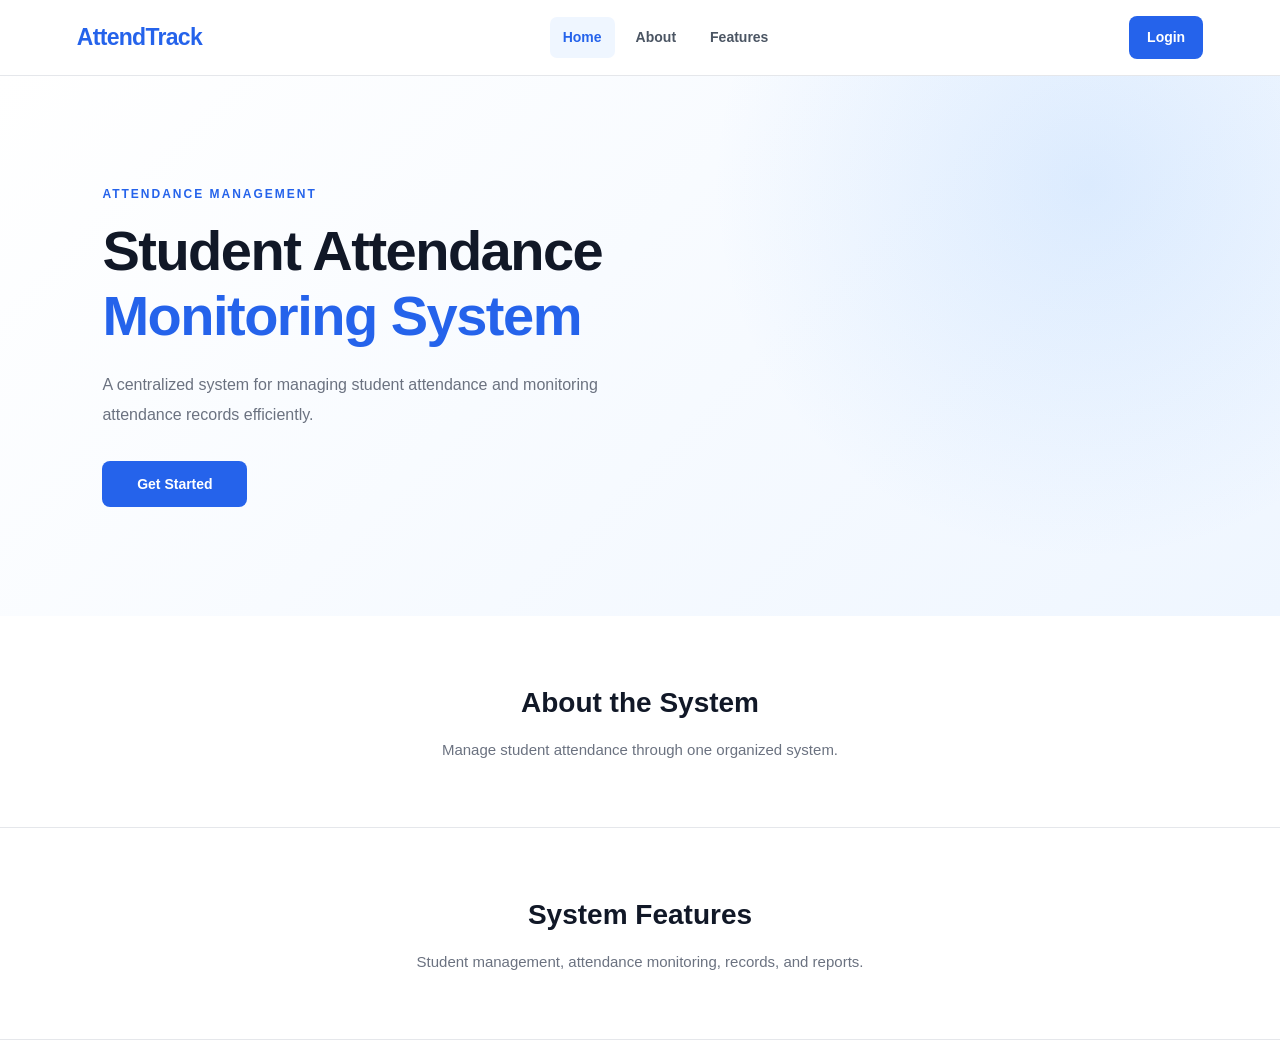
<file: index.html>
<!DOCTYPE html>
<html lang="en">
<head>
    <meta charset="UTF-8">
    <meta name="viewport" content="width=device-width, initial-scale=1.0">
    <title>Student Attendance Monitoring System</title>
    <link rel="stylesheet" href="style.css">
</head>
<body>
    <header class="navbar">
        <a href="index.html" class="logo">AttendTrack</a>
        <nav class="nav-links">
            <a href="index.html" class="active">Home</a>
            <a href="#about">About</a>
            <a href="#features">Features</a>
        </nav>
        <a href="login.html" class="nav-button">Login</a>
    </header>

    <main class="hero">
        <div class="hero-content">
            <p class="tagline">ATTENDANCE MANAGEMENT</p>
            <h1>Student Attendance<br><span>Monitoring System</span></h1>
            <p class="description">
                A centralized system for managing student attendance
                and monitoring attendance records efficiently.
            </p>
            <a href="login.html" class="primary-button">Get Started</a>
        </div>
    </main>

    <section id="about" class="content-section">
        <h2>About the System</h2>
        <p>Manage student attendance through one organized system.</p>
    </section>

    <section id="features" class="content-section">
        <h2>System Features</h2>
        <p>Student management, attendance monitoring, records, and reports.</p>
    </section>
</body>
</html>
</file>
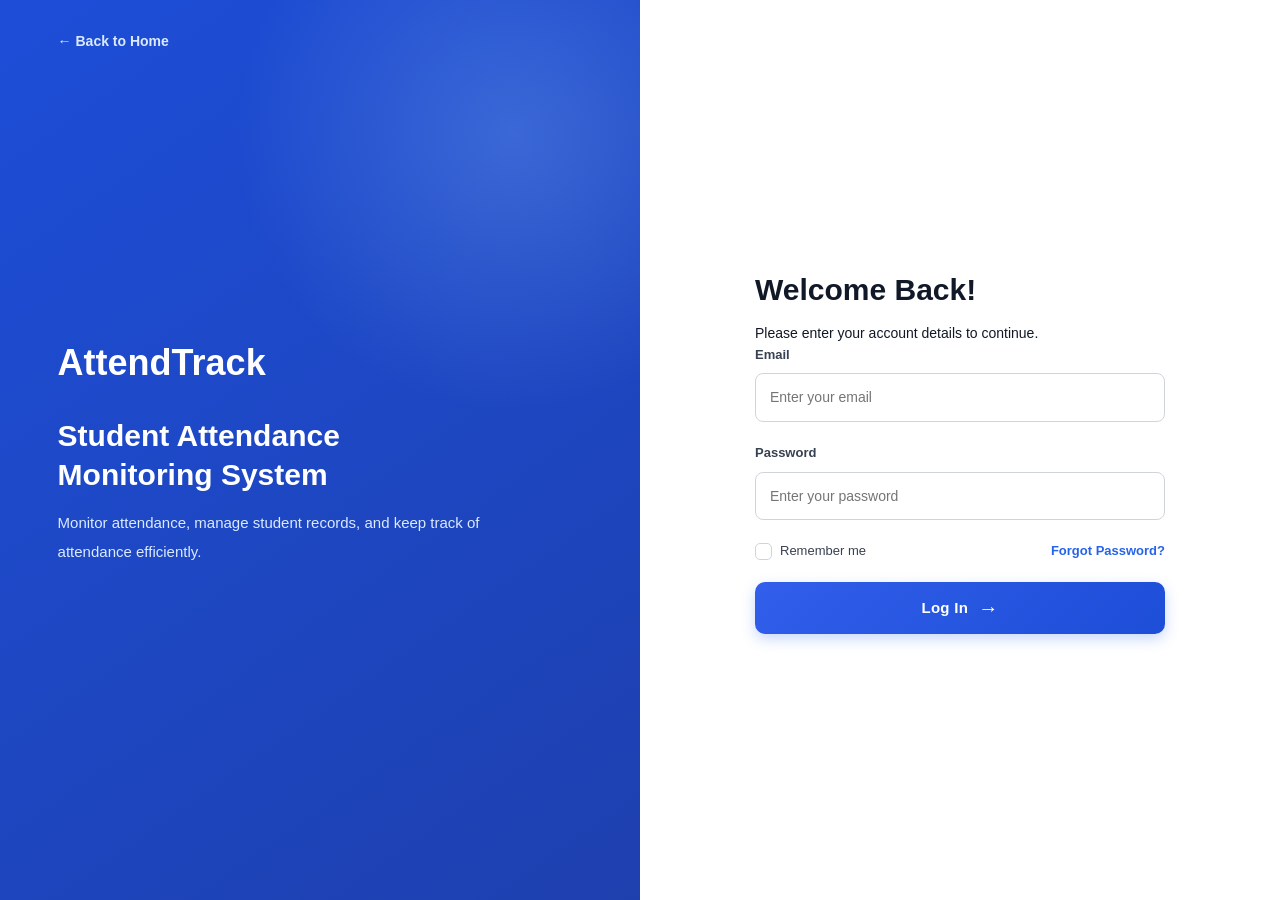
<file: academic-years.html>
<!doctype html><html lang="en"><head><meta charset="utf-8"><meta name="viewport" content="width=device-width,initial-scale=1"><title>Academic Years | AttendTrack</title><link rel="stylesheet" href="management.css"><link rel="stylesheet" href="layout.css">
</head><body data-page="years"><main class="wrap"><nav class="nav"><a href="dashboard.html">Dashboard</a><a href="programs.html">Programs</a><a href="enrollments.html">Enrollments</a><a href="sessions.html">Sessions</a><a href="rfid-simulator.html">RFID Simulator</a></nav><h1>Academic Year Management</h1><p>Create a new school year. Do not overwrite the previous year's enrollment records.</p><form id="dataForm"><div class="grid"><div><label>Academic Year</label><input name="name" placeholder="2026-2027" required></div><div><label>Start Date</label><input name="startDate" type="date" required></div><div><label>End Date</label><input name="endDate" type="date" required></div><div><label><input name="isCurrent" type="checkbox" style="width:auto"> Set as current academic year</label></div></div><button type="submit">Create Academic Year</button></form><p id="message" role="status"></p><table><thead id="tableHead"></thead><tbody id="tableBody"></tbody></table></main><script src="api.js"></script><script src="management.js"></script><script src="layout.js"></script>
</body></html>
</file>
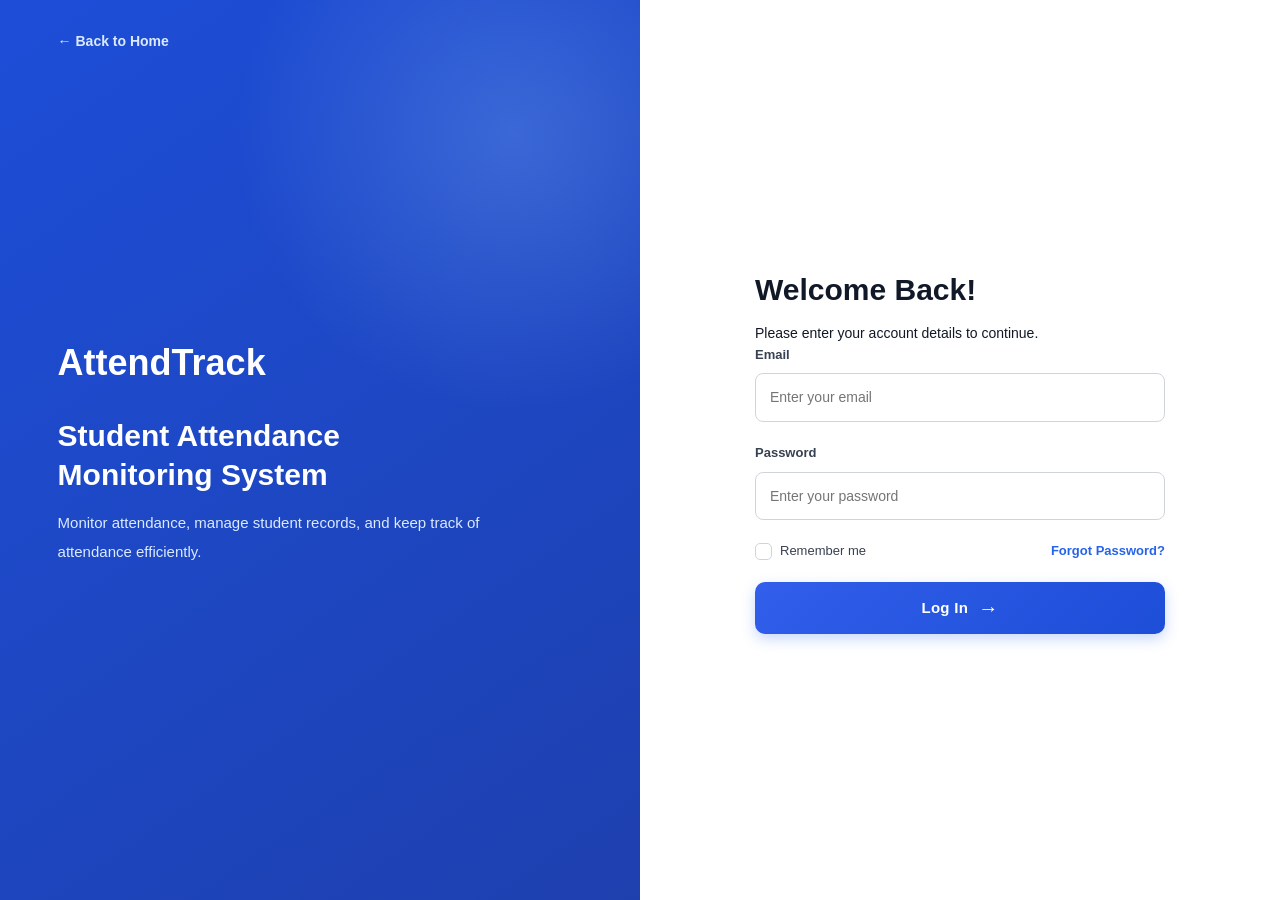
<file: attendance.html>
<!DOCTYPE html>
<html lang="en">
<head>
    <meta charset="UTF-8">
    <meta name="viewport" content="width=device-width, initial-scale=1.0">
    <title>Attendance | AttendTrack</title>
    <link rel="stylesheet" href="style.css">
<link rel="stylesheet" href="layout.css">
</head>
<body>
    <div style="padding:10px 4%;background:#eef3fb;display:flex;gap:14px;flex-wrap:wrap;font:14px Arial"><a href="programs.html">Programs</a><a href="academic-years.html">Academic Years</a><a href="enrollments.html">Enrollments</a><a href="sessions.html">Attendance Sessions</a><a href="rfid-simulator.html">RFID Simulator</a></div>

    <header class="dashboard-navbar">
        <a href="dashboard.html" class="logo">AttendTrack</a>
        <nav class="dashboard-nav">
            <a href="dashboard.html">Dashboard</a>
            <a href="attendance.html" class="active">Attendance</a>
            <a href="students.html">Students</a>
            <a href="records.html">Records</a>
            <a href="reports.html">Reports</a>
        </nav>
        <a href="index.html" class="dashboard-logout">Logout</a>
    </header>

    <main class="page-container">
        <div class="page-heading">
            <div>
                <h1>Student Attendance</h1>
                <p>Record and manage daily attendance.</p>
            </div>
        </div>

        <section class="filter-panel">
            <label for="attendanceDate">Attendance Date</label>
            <input type="date" id="attendanceDate">
            <input type="search" id="attendanceSearch"
                   placeholder="Search student..." aria-label="Search student">
            <button type="button" id="saveAttendanceBtn" class="primary-button">
                Save Attendance
            </button>
        </section>

        <section class="table-panel">
            <div class="table-wrapper">
                <table class="data-table">
                    <thead>
                        <tr>
                            <th>Student ID</th>
                            <th>Student Name</th>
                            <th>Program</th>
                            <th>Section</th>
                            <th>Status</th>
                        </tr>
                    </thead>
                    <tbody id="attendanceTableBody">
                        <tr>
                            <td colspan="5" class="empty-state">
                                No student data available.
                            </td>
                        </tr>
                    </tbody>
                </table>
            </div>
            <p id="attendanceMessage" role="status"></p>
        </section>
    </main>
    <script src="api.js"></script>
    <script src="app.js"></script>
<script src="layout.js"></script>
</body>
</html>
</file>
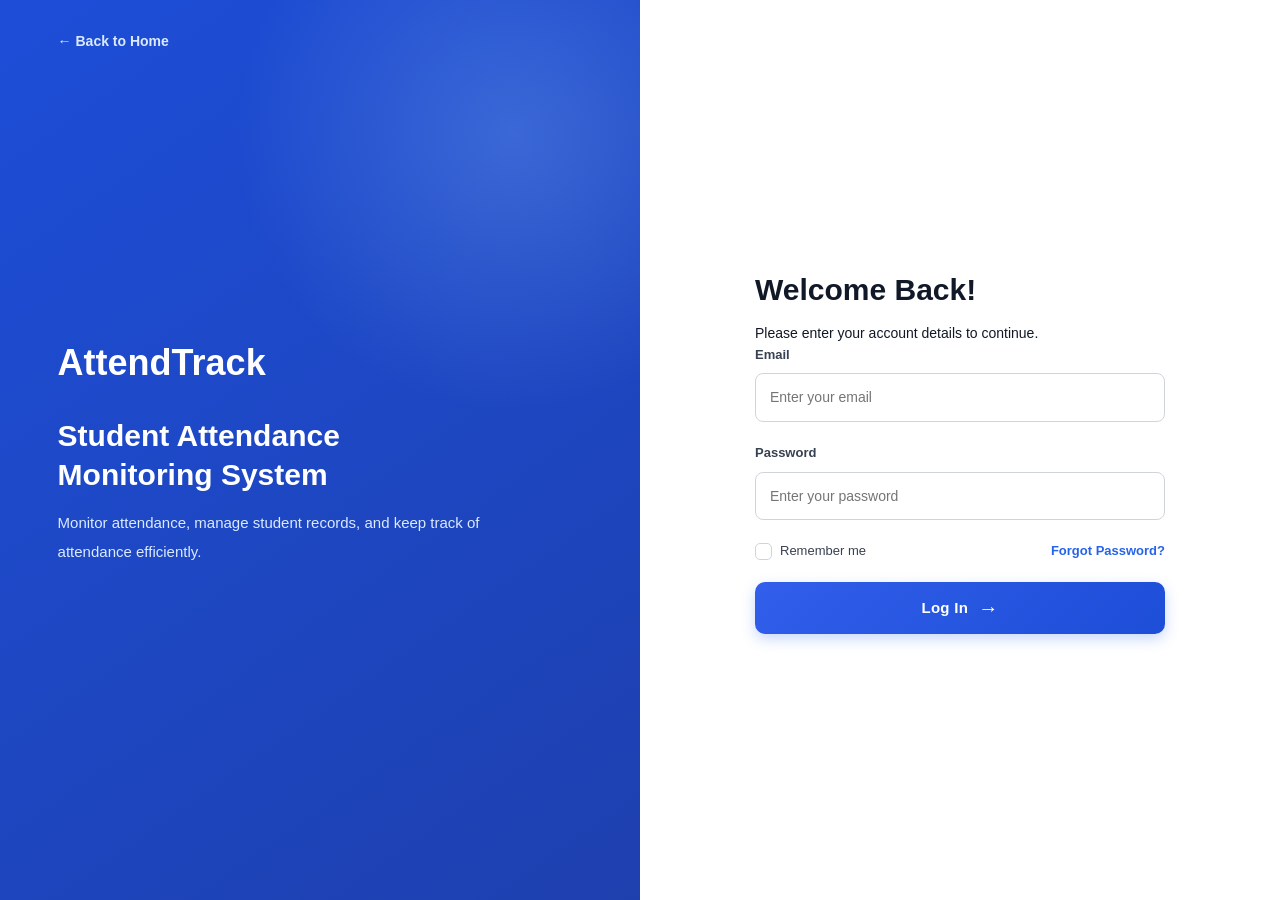
<file: dashboard.html>
<!DOCTYPE html>
<html lang="en">
<head>
    <meta charset="UTF-8">
    <meta name="viewport" content="width=device-width, initial-scale=1.0">
    <title>Dashboard | AttendTrack</title>
    <link rel="stylesheet" href="style.css">
<link rel="stylesheet" href="layout.css">
</head>
<body class="dashboard-page">
    <div style="padding:10px 4%;background:#eef3fb;display:flex;gap:14px;flex-wrap:wrap;font:14px Arial"><a href="programs.html">Programs</a><a href="academic-years.html">Academic Years</a><a href="enrollments.html">Enrollments</a><a href="sessions.html">Attendance Sessions</a><a href="rfid-simulator.html">RFID Simulator</a></div>

    <header class="dashboard-navbar">
        <a href="dashboard.html" class="logo">AttendTrack</a>
        <nav class="dashboard-nav">
            <a href="dashboard.html" class="active">Dashboard</a>
            <a href="attendance.html">Attendance</a>
            <a href="students.html">Students</a>
            <a href="records.html">Records</a>
            <a href="reports.html">Reports</a>
        </nav>
        <a href="index.html" class="dashboard-logout">Logout</a>
    </header>

    <main class="dashboard-container">
        <section class="dashboard-welcome">
            <div>
                <p class="dashboard-label">OVERVIEW</p>
                <h1>Dashboard</h1>
                <p>View student attendance statistics and summaries.</p>
            </div>
        </section>

        <section class="dashboard-stats">
            <article class="dashboard-stat-card">
                <p>Total Students</p>
                <h2 id="totalStudents">—</h2>
            </article>
            <article class="dashboard-stat-card">
                <p>Present Today</p>
                <h2 id="presentToday">—</h2>
            </article>
            <article class="dashboard-stat-card">
                <p>Absent Today</p>
                <h2 id="absentToday">—</h2>
            </article>
            <article class="dashboard-stat-card">
                <p>Late Today</p>
                <h2 id="lateToday">—</h2>
            </article>
        </section>

        <section class="dashboard-panel">
            <h2>Attendance Overview</h2>
            <p id="attendanceRate">No attendance data available.</p>
        </section>
    </main>
    <script src="api.js"></script>
    <script src="app.js"></script>
<script src="layout.js"></script>
</body>
</html>
</file>
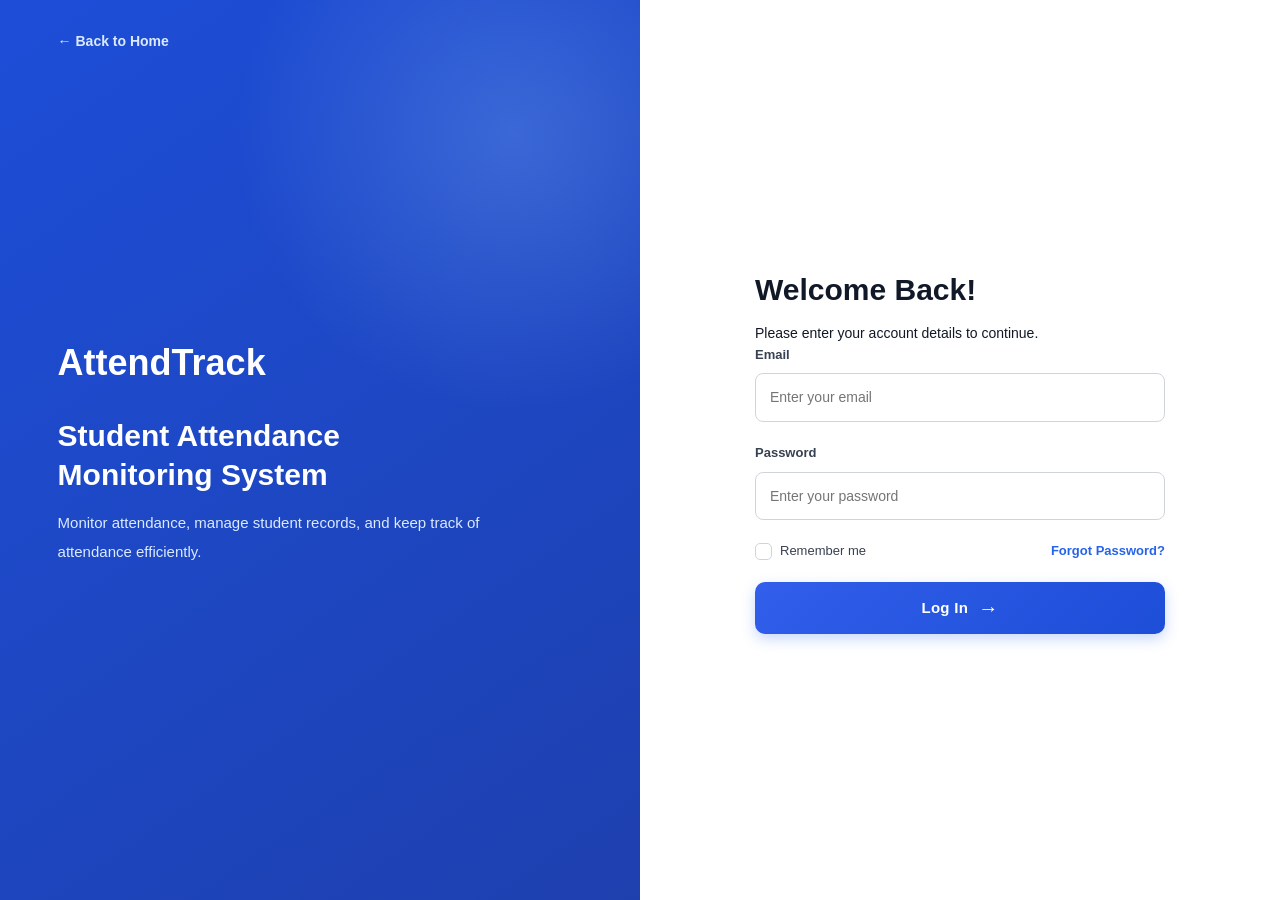
<file: enrollments.html>
<!doctype html><html lang="en"><head><meta charset="utf-8"><meta name="viewport" content="width=device-width,initial-scale=1"><title>Enrollments | AttendTrack</title><link rel="stylesheet" href="management.css"><link rel="stylesheet" href="layout.css">
</head><body data-page="enrollments"><main class="wrap"><nav class="nav"><a href="dashboard.html">Dashboard</a><a href="programs.html">Programs</a><a href="academic-years.html">Academic Years</a><a href="sessions.html">Sessions</a><a href="rfid-simulator.html">RFID Simulator</a></nav><h1>Student Enrollment</h1><p>Enroll a student for a specific academic year. To promote a student next year, create a new enrollment instead of editing the old one.</p><form id="dataForm"><div class="grid"><div><label>Student</label><select name="studentId" id="studentId" required></select></div><div><label>Program</label><select name="programId" id="programId" required></select></div><div><label>Academic Year</label><select name="academicYearId" id="academicYearId" required></select></div><div><label>Year Level</label><select name="yearLevel" required><option value="">Select</option><option>1st Year</option><option>2nd Year</option><option>3rd Year</option><option>4th Year</option><option>5th Year</option></select></div><div><label>Section</label><input name="section" required placeholder="e.g. 2A"></div></div><button type="submit">Save Enrollment</button></form><p id="message" role="status"></p><table><thead id="tableHead"></thead><tbody id="tableBody"></tbody></table></main><script src="api.js"></script><script src="management.js"></script><script src="layout.js"></script>
</body></html>
</file>
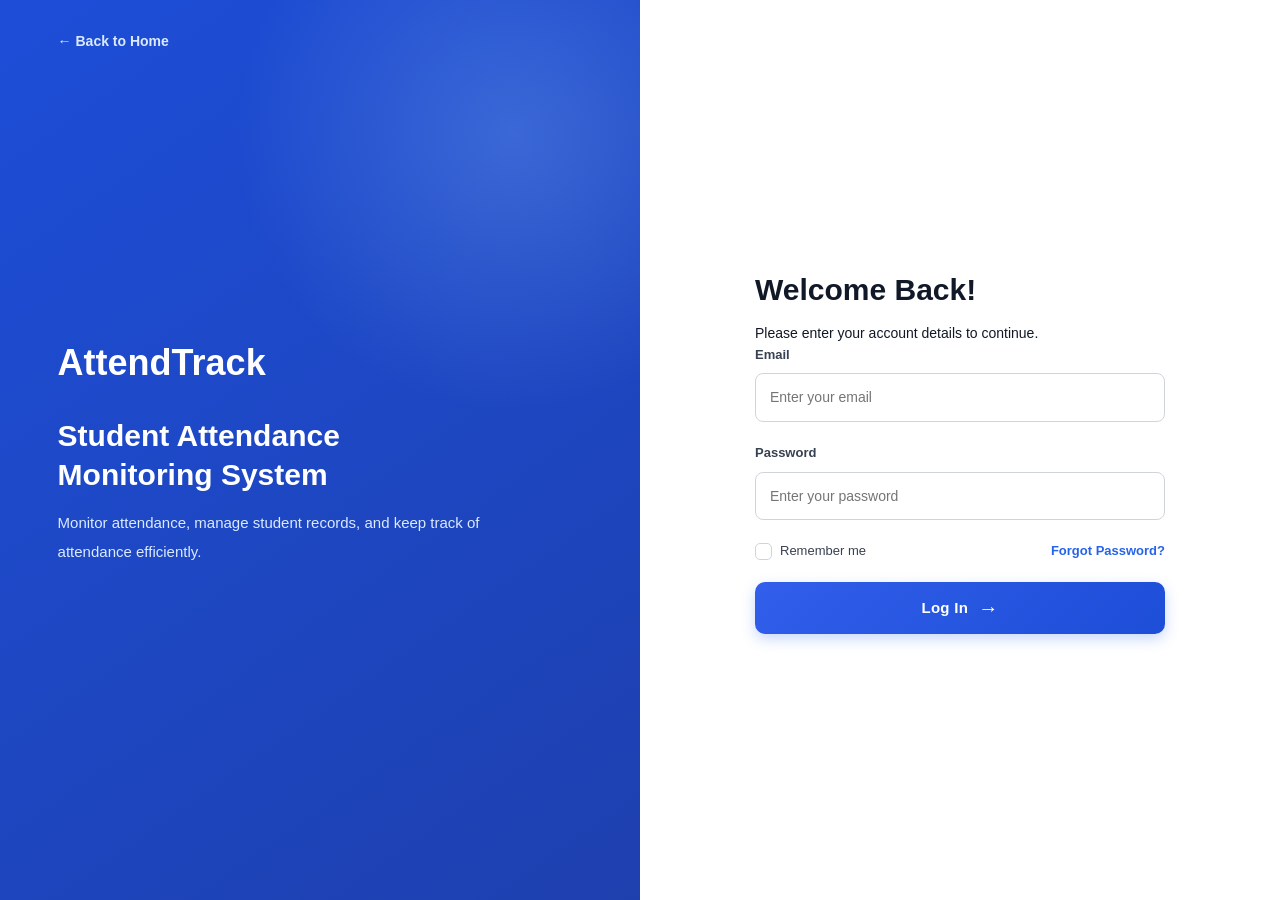
<file: login.html>
<!DOCTYPE html>
<html lang="en">

<head>
    <meta charset="UTF-8">
    <meta name="viewport" content="width=device-width, initial-scale=1.0">
    <title>Login | Student Attendance Monitoring System</title>
    <link rel="stylesheet" href="style.css">
</head>

<body class="login-page">

    <div class="login-container">

        <div class="login-brand">
            <a href="index.html" class="back-home">← Back to Home</a>

            <div class="brand-content">
                <h1>AttendTrack</h1>

                <h2>Student Attendance<br>Monitoring System</h2>

                <p>
                    Monitor attendance, manage student records,
                    and keep track of attendance efficiently.
                </p>
            </div>
        </div>

        <div class="login-section">

            <div class="login-box">

                <div class="login-header">
                    <h2>Welcome Back!</h2>
                    <p>Please enter your account details to continue.</p>
                </div>

                <form id="loginForm">

                    <div class="input-group">
                        <label for="email">Email</label>
                        <input
                            type="email"
                            id="email"
                            placeholder="Enter your email"
                            required
                        >
                    </div>

                    <div class="input-group">
                        <label for="password">Password</label>
                        <input
                            type="password"
                            id="password"
                            placeholder="Enter your password"
                            required
                        >
                    </div>

                    <div class="login-options">
                        <label class="remember-me">
                            <input type="checkbox" id="rememberMe">
                            Remember me
                        </label>

                        <a href="#" class="forgot-password">
                            Forgot Password?
                        </a>
                    </div>

                   
<button type="submit" class="login-btn">
    <span>Log In</span>
    <span class="login-arrow" aria-hidden="true">→</span>
</button>

                </form>

            </div>

        </div>

    </div>

    <script src="api.js"></script>
    <script src="app.js"></script>
</body>

</html>
</file>
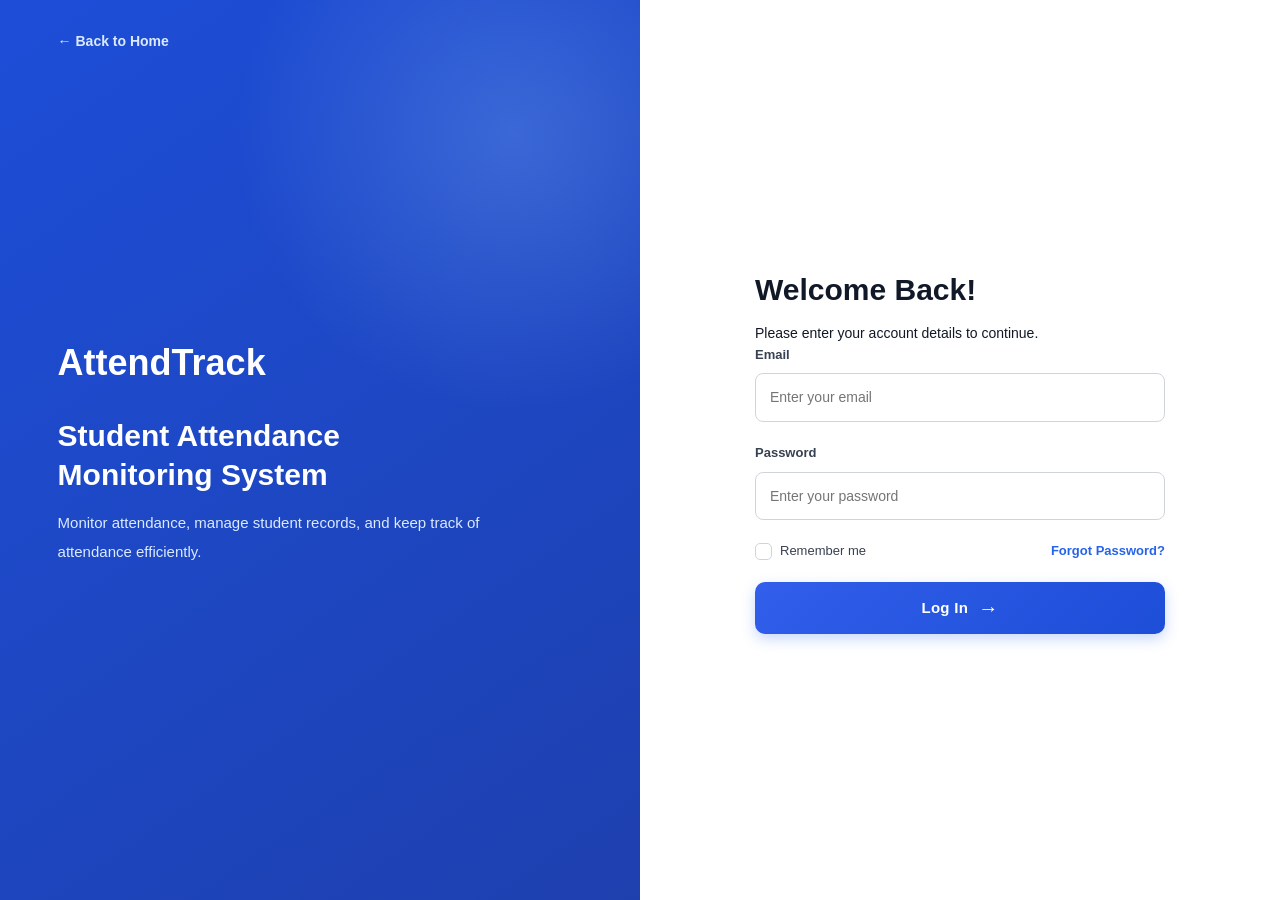
<file: programs.html>
<!doctype html><html lang="en"><head><meta charset="utf-8"><meta name="viewport" content="width=device-width,initial-scale=1"><title>Programs | AttendTrack</title><link rel="stylesheet" href="management.css"><link rel="stylesheet" href="layout.css">
</head><body data-page="programs"><main class="wrap"><nav class="nav"><a href="dashboard.html">Dashboard</a><a href="academic-years.html">Academic Years</a><a href="enrollments.html">Enrollments</a><a href="sessions.html">Sessions</a><a href="rfid-simulator.html">RFID Simulator</a></nav><h1>Program Management</h1><p>Add programs without changing the source code. Existing enrollment history remains linked to its original program.</p><form id="dataForm"><div class="grid"><div><label>Program Code</label><input name="programCode" placeholder="e.g. BSIT" required maxlength="20"></div><div><label>Program Name</label><input name="programName" placeholder="e.g. Bachelor of Science in IT" required maxlength="120"></div></div><button type="submit">Add Program</button></form><p id="message" role="status"></p><table><thead id="tableHead"></thead><tbody id="tableBody"></tbody></table></main><script src="api.js"></script><script src="management.js"></script><script src="layout.js"></script>
</body></html>
</file>
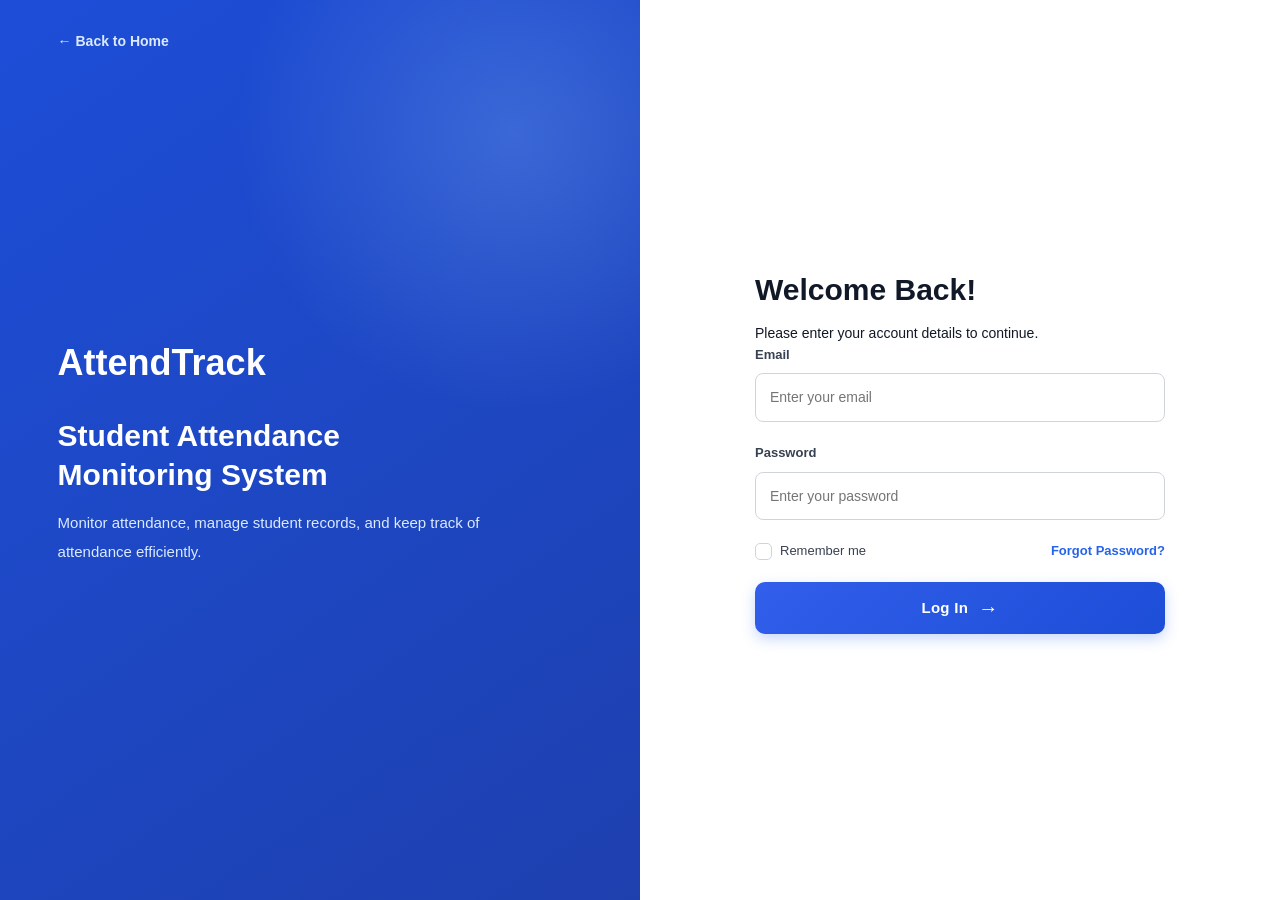
<file: records.html>
<!DOCTYPE html>
<html lang="en">
<head>
    <meta charset="UTF-8">
    <meta name="viewport" content="width=device-width, initial-scale=1.0">
    <title>Attendance Records | AttendTrack</title>
    <link rel="stylesheet" href="style.css">
<link rel="stylesheet" href="layout.css">
</head>
<body>
    <div style="padding:10px 4%;background:#eef3fb;display:flex;gap:14px;flex-wrap:wrap;font:14px Arial"><a href="programs.html">Programs</a><a href="academic-years.html">Academic Years</a><a href="enrollments.html">Enrollments</a><a href="sessions.html">Attendance Sessions</a><a href="rfid-simulator.html">RFID Simulator</a></div>

    <header class="dashboard-navbar">
        <a href="dashboard.html" class="logo">AttendTrack</a>
        <nav class="dashboard-nav">
            <a href="dashboard.html">Dashboard</a>
            <a href="attendance.html">Attendance</a>
            <a href="students.html">Students</a>
            <a href="records.html" class="active">Records</a>
            <a href="reports.html">Reports</a>
        </nav>
        <a href="index.html" class="dashboard-logout">Logout</a>
    </header>

    <main class="page-container">
        <div class="page-heading">
            <div>
                <h1>Attendance Records</h1>
                <p>Search and review historical attendance.</p>
            </div>
        </div>

        <section class="filter-panel">
            <label for="recordDateFilter">Date</label>
            <input type="date" id="recordDateFilter">
            <input type="search" id="recordSearch"
                   placeholder="Search records..." aria-label="Search records">
        </section>

        <section class="table-panel">
            <div class="table-wrapper">
                <table class="data-table">
                    <thead>
                        <tr>
                            <th>Date</th>
                            <th>Student ID</th>
                            <th>Student Name</th>
                            <th>Program</th>
                            <th>Status</th>
                        </tr>
                    </thead>
                    <tbody id="recordsTableBody">
                        <tr>
                            <td colspan="5" class="empty-state">
                                No attendance records available.
                            </td>
                        </tr>
                    </tbody>
                </table>
            </div>
            <p id="recordsMessage" role="status"></p>
        </section>
    </main>
    <script src="api.js"></script>
    <script src="app.js"></script>
<script src="layout.js"></script>
</body>
</html>
</file>
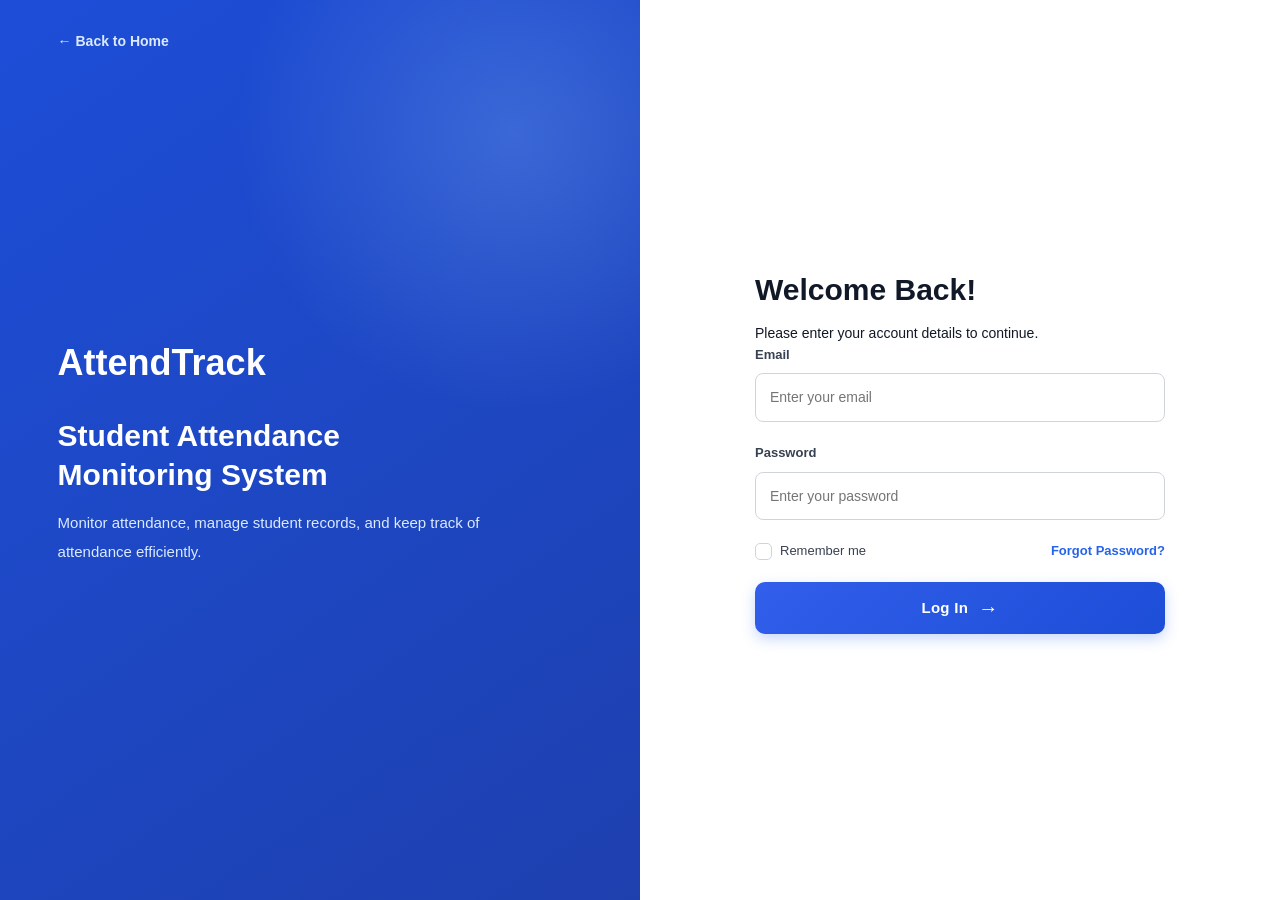
<file: reports.html>
<!DOCTYPE html>
<html lang="en">
<head>
    <meta charset="UTF-8">
    <meta name="viewport" content="width=device-width, initial-scale=1.0">
    <title>Reports | AttendTrack</title>
    <link rel="stylesheet" href="style.css">
<link rel="stylesheet" href="layout.css">
</head>
<body>
    <div style="padding:10px 4%;background:#eef3fb;display:flex;gap:14px;flex-wrap:wrap;font:14px Arial"><a href="programs.html">Programs</a><a href="academic-years.html">Academic Years</a><a href="enrollments.html">Enrollments</a><a href="sessions.html">Attendance Sessions</a><a href="rfid-simulator.html">RFID Simulator</a></div>

    <header class="dashboard-navbar">
        <a href="dashboard.html" class="logo">AttendTrack</a>
        <nav class="dashboard-nav">
            <a href="dashboard.html">Dashboard</a>
            <a href="attendance.html">Attendance</a>
            <a href="students.html">Students</a>
            <a href="records.html">Records</a>
            <a href="reports.html" class="active">Reports</a>
        </nav>
        <a href="index.html" class="dashboard-logout">Logout</a>
    </header>

    <main class="page-container">
        <div class="page-heading">
            <div>
                <h1>Attendance Reports</h1>
                <p>Review attendance summaries for a selected period.</p>
            </div>
            <button type="button" id="generateReportBtn" class="primary-button">Generate Report</button>
            <button type="button" id="downloadCsvBtn" class="secondary-button">Export CSV</button>
        </div>

        <section class="filter-panel">
            <div class="filter-field">
                <label for="reportFromDate">From</label>
                <input type="date" id="reportFromDate">
            </div>
            <div class="filter-field">
                <label for="reportToDate">To</label>
                <input type="date" id="reportToDate">
            </div>
            <div class="filter-field">
                <label for="reportProgram">Program</label>
                <select id="reportProgram">
                    <option value="">All Programs</option>
                </select>
            </div>
            <button type="button" id="applyReportFilterBtn" class="secondary-button">
                Apply Filter
            </button>
        </section>

        <section class="report-summary-grid">
            <article class="dashboard-stat-card">
                <p>Total Students</p>
                <h2 id="reportTotalStudents">—</h2>
            </article>
            <article class="dashboard-stat-card">
                <p>Present</p>
                <h2 id="reportPresent">—</h2>
            </article>
            <article class="dashboard-stat-card">
                <p>Absent</p>
                <h2 id="reportAbsent">—</h2>
            </article>
            <article class="dashboard-stat-card">
                <p>Late</p>
                <h2 id="reportLate">—</h2>
            </article>
        </section>

        <section class="table-panel">
            <div class="table-toolbar">
                <h2>Student Attendance Summary</h2>
                <input type="search" id="reportSearch"
                       placeholder="Search student..." aria-label="Search reports">
            </div>
            <div class="table-wrapper">
                <table class="data-table">
                    <thead>
                        <tr>
                            <th>Student ID</th>
                            <th>Student Name</th>
                            <th>Program</th>
                            <th>Present</th>
                            <th>Absent</th>
                            <th>Late</th>
                            <th>Attendance Rate</th>
                        </tr>
                    </thead>
                    <tbody id="reportTableBody">
                        <tr>
                            <td colspan="7" class="empty-state">
                                No report data available.
                            </td>
                        </tr>
                    </tbody>
                </table>
            </div>
            <p id="reportMessage" role="status"></p>
        </section>
    </main>
    <script src="api.js"></script>
    <script src="app.js"></script>
<script src="layout.js"></script>
</body>
</html>
</file>
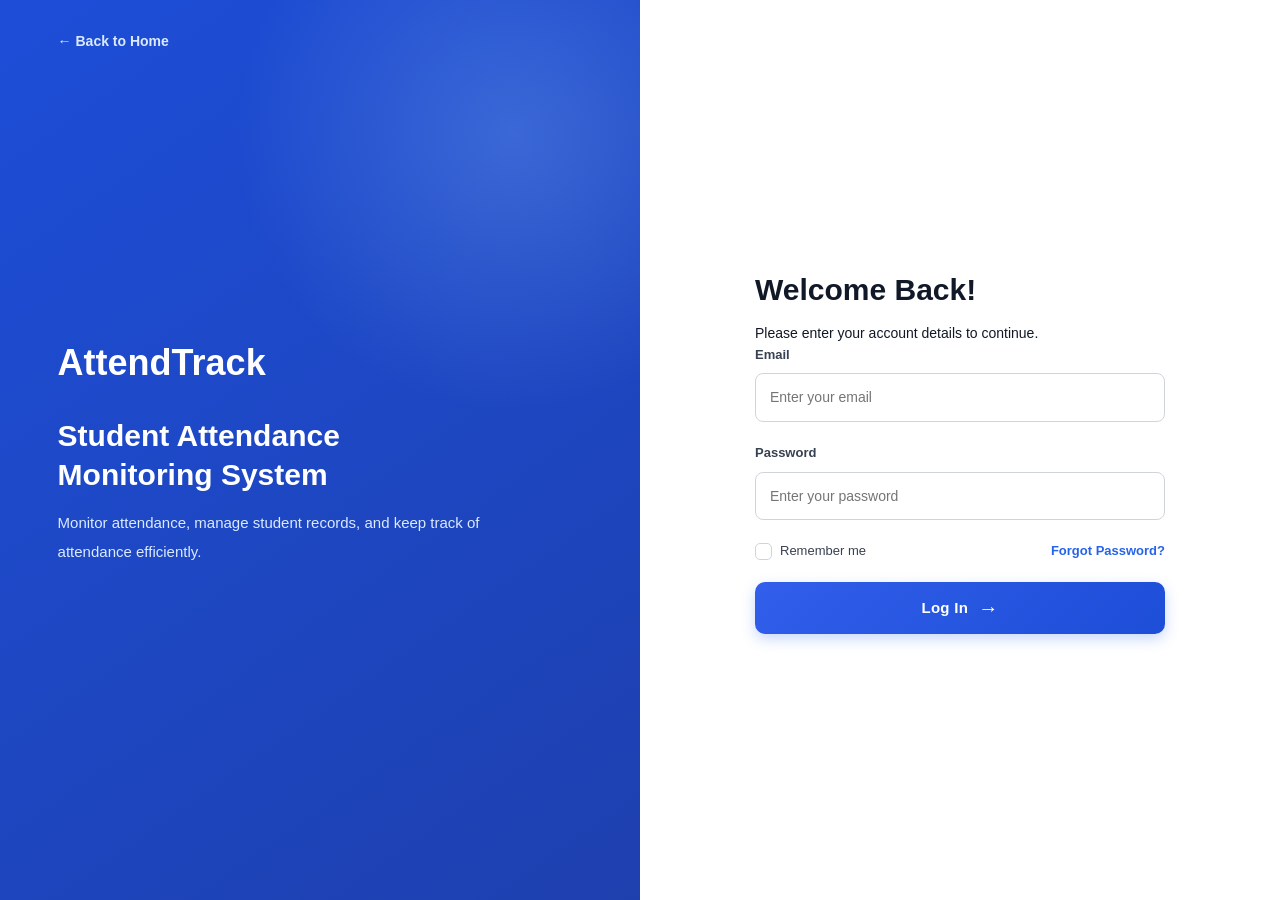
<file: rfid-simulator.html>
<!doctype html><html lang="en"><head><meta charset="utf-8"><meta name="viewport" content="width=device-width,initial-scale=1"><title>RFID Simulator | AttendTrack</title><link rel="stylesheet" href="management.css"><link rel="stylesheet" href="layout.css">
</head><body><main class="wrap"><nav class="nav"><a href="dashboard.html">Dashboard</a><a href="programs.html">Programs</a><a href="academic-years.html">Academic Years</a><a href="enrollments.html">Enrollments</a><a href="sessions.html">Sessions</a></nav><h1>RFID Registration & Simulator</h1><p><strong>Simulation mode:</strong> no physical reader is needed yet. Register a test UID, then enter that same UID to simulate a card tap.</p><h2>1. Register a test card</h2><form id="registerForm"><div class="grid"><div><label>Student</label><select id="studentId" required></select></div><div><label>Test Card UID</label><input id="cardUid" placeholder="e.g. A1B2C3D4" required></div></div><button>Register Card</button></form><hr><h2>2. Simulate an attendance scan</h2><form id="scanForm"><div class="grid"><div><label>Open Attendance Session</label><select id="sessionId" required></select></div><div><label>Card UID</label><input id="scanUid" placeholder="Enter the registered UID" required></div></div><button>Simulate RFID Tap</button></form><p id="message" role="status"></p><h2>Registered Cards</h2><table><thead><tr><th>Student</th><th>UID</th><th>Status</th></tr></thead><tbody id="cardsBody"></tbody></table></main><script src="api.js"></script><script src="rfid-simulator.js"></script><script src="layout.js"></script>
</body></html>
</file>
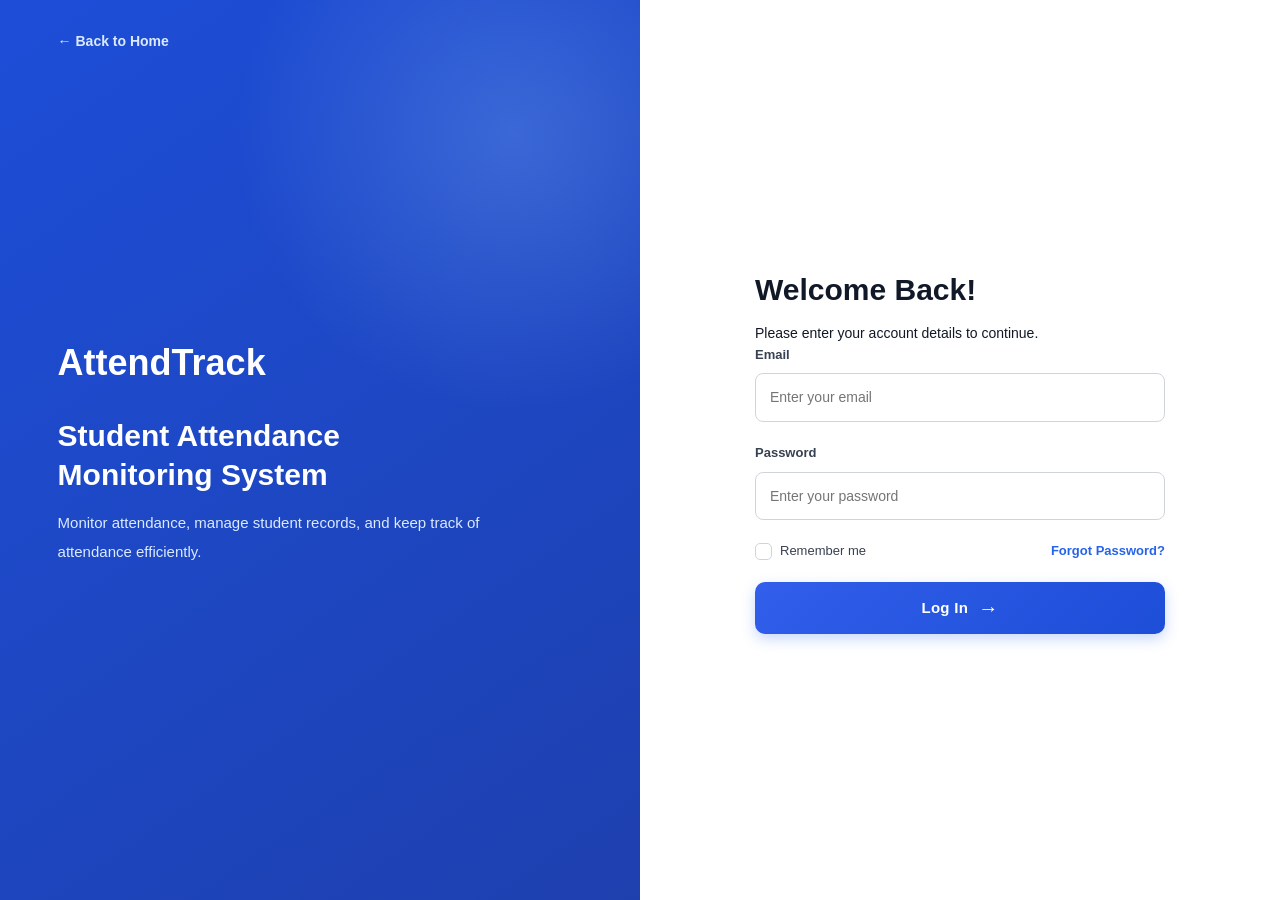
<file: sessions.html>
<!doctype html><html lang="en"><head><meta charset="utf-8"><meta name="viewport" content="width=device-width,initial-scale=1"><title>Attendance Sessions | AttendTrack</title><link rel="stylesheet" href="management.css"><link rel="stylesheet" href="layout.css">
</head><body data-page="sessions"><main class="wrap"><nav class="nav"><a href="dashboard.html">Dashboard</a><a href="programs.html">Programs</a><a href="academic-years.html">Academic Years</a><a href="enrollments.html">Enrollments</a><a href="rfid-simulator.html">RFID Simulator</a></nav><h1>Attendance Sessions</h1><p>Create sessions for classes or school events. The system determines Present or Late using the start time and grace period.</p><form id="dataForm"><div class="grid"><div><label>Session Name</label><input name="name" placeholder="e.g. ITECC05 - Morning Class" required></div><div><label>Session Type</label><select name="sessionType"><option>Class</option><option>Event</option></select></div><div><label>Start Date and Time (Philippine time)</label><input name="startsAt" type="datetime-local" required></div><div><label>End Date and Time (optional)</label><input name="endsAt" type="datetime-local"></div><div><label>Grace Period (minutes)</label><input name="gracePeriodMinutes" type="number" min="0" max="120" value="10" required></div><div><label>Academic Year (required for Class)</label><select name="academicYearId" id="academicYearId"><option value="">Select academic year</option></select></div><div><label>Program (required for Class)</label><select name="programId" id="programId"><option value="">Select program</option></select></div><div><label>Section (required for Class)</label><input name="section" placeholder="e.g. 2A"></div></div><button type="submit">Create Session</button></form><p id="message" role="status"></p><table><thead id="tableHead"></thead><tbody id="tableBody"></tbody></table></main><script src="api.js"></script><script src="management.js"></script><script src="layout.js"></script>
</body></html>
</file>
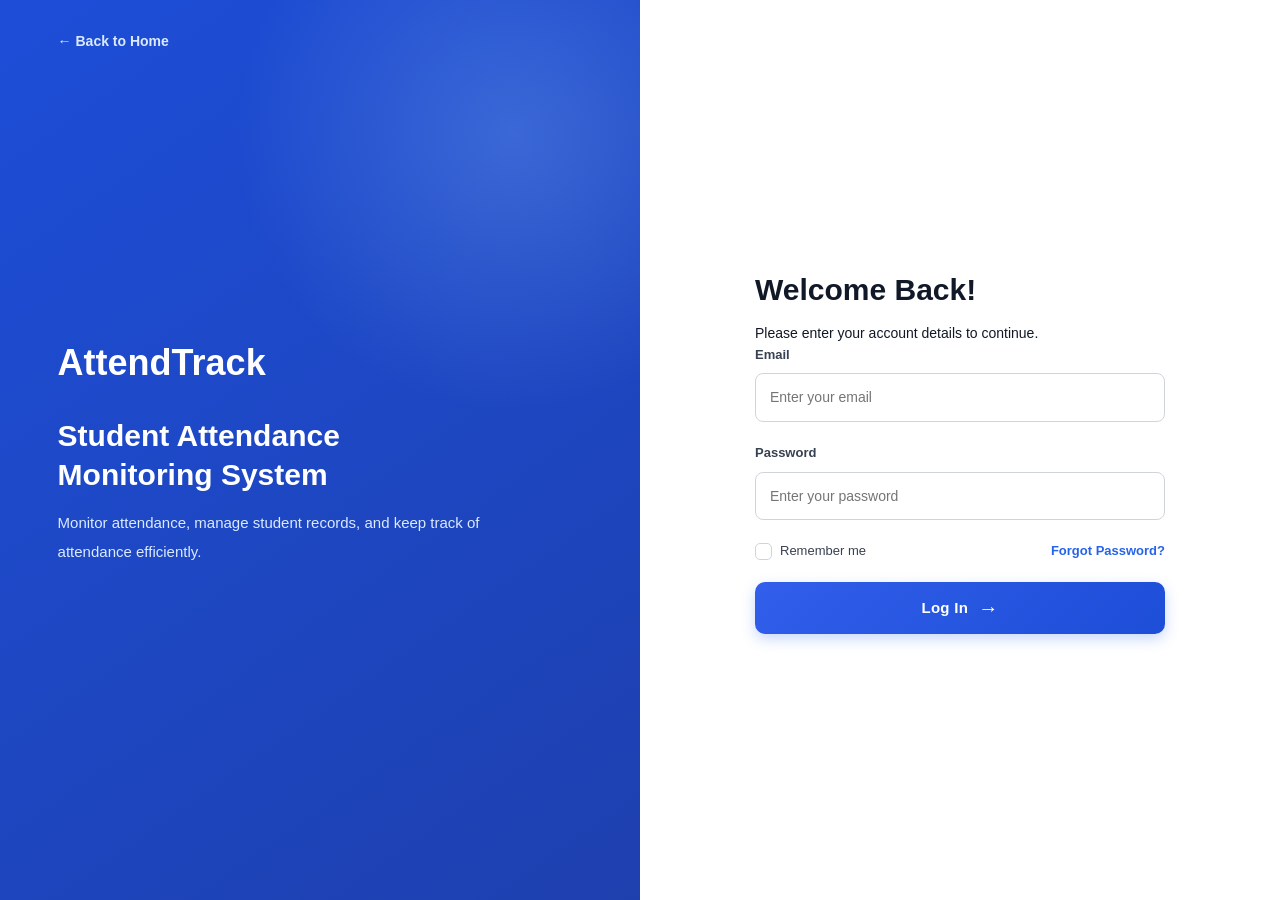
<file: students.html>
<!DOCTYPE html>
<html lang="en">

<head>
    <meta charset="UTF-8">
    <meta name="viewport" content="width=device-width, initial-scale=1.0">

    <title>Students | AttendTrack</title>

    <!-- STYLESHEETS -->
    <link rel="stylesheet" href="style.css">
    <link rel="stylesheet" href="layout.css">
</head>

<body>

    <!--
        SIDEBAR AND TOP NAVIGATION
        Automatically generated by layout.js.

        Do not add the old horizontal navigation bar.
    -->

    <main class="page-container">

        <!-- PAGE TITLE -->
        <section class="page-heading at-students-heading">

            <div>
                <span class="at-section-label">
                    STUDENT MANAGEMENT
                </span>

                <h1>Students</h1>

                <p>
                    Manage student records and information.
                </p>
            </div>

            <button
                type="button"
                id="addStudentBtn"
                class="primary-button">
                + Add Student
            </button>

        </section>


        <!-- STUDENT STATISTICS -->
        <section class="at-student-stats">

            <!-- TOTAL STUDENTS -->
            <article class="at-stat">

                <div class="at-stat-icon">
                    &#128101;
                </div>

                <div>
                    <span class="at-stat-label">
                        Total Students
                    </span>

                    <strong id="atTotalStudents">—</strong>

                    <small>Registered students</small>
                </div>

            </article>


            <!-- ACTIVE STUDENTS -->
            <article class="at-stat green">

                <div class="at-stat-icon">
                    &#10003;
                </div>

                <div>
                    <span class="at-stat-label">
                        Active Students
                    </span>

                    <strong id="atActiveStudents">—</strong>

                    <small>Currently active</small>
                </div>

            </article>


            <!-- INACTIVE STUDENTS -->
            <article class="at-stat">

                <div class="at-stat-icon">
                    &#128100;
                </div>

                <div>
                    <span class="at-stat-label">
                        Inactive Students
                    </span>

                    <strong id="atInactiveStudents">—</strong>

                    <small>Currently inactive</small>
                </div>

            </article>


            <!-- PROGRAMS -->
            <article class="at-stat">

                <div class="at-stat-icon">
                    &#127891;
                </div>

                <div>
                    <span class="at-stat-label">
                        Programs
                    </span>

                    <strong id="atProgramsCount">—</strong>

                    <small>Academic programs</small>
                </div>

            </article>

        </section>


        <!-- STUDENT LIST -->
        <section class="table-panel at-students-panel">

            <!-- TABLE HEADER -->
            <div class="at-students-panel-header">

                <div>
                    <h2>Student List</h2>

                    <p>
                        A list of all registered students
                        in the system.
                    </p>
                </div>

                <button
                    type="button"
                    id="atRefreshStudents"
                    class="at-refresh-button">
                    &#8635; Refresh
                </button>

            </div>


            <!-- SEARCH AND FILTERS -->
            <div class="at-students-filters">

                <!-- SEARCH -->
                <div class="at-search-field">

                    <span aria-hidden="true">
                        &#128269;
                    </span>

                    <input
                        type="search"
                        id="studentListSearch"
                        placeholder="Search by student ID, name, or email..."
                        aria-label="Search students">

                </div>


                <!-- PROGRAM FILTER -->
                <select
                    id="atProgramFilter"
                    aria-label="Filter students by program">

                    <option value="">
                        All Programs
                    </option>

                </select>


                <!-- STATUS FILTER -->
                <select
                    id="atStatusFilter"
                    aria-label="Filter students by status">

                    <option value="">
                        All Status
                    </option>

                    <option value="active">
                        Active
                    </option>

                    <option value="inactive">
                        Inactive
                    </option>

                </select>

            </div>


            <!-- STUDENT TABLE -->
            <div class="table-wrapper">

                <table
                    class="data-table"
                    id="atStudentsTable">

                    <thead>
                        <tr>
                            <th>Student ID</th>
                            <th>Full Name</th>
                            <th>Email</th>
                            <th>Program</th>
                            <th>Year Level</th>
                            <th>Section</th>
                            <th>Actions</th>
                        </tr>
                    </thead>

                    <tbody id="studentsListBody">

                        <tr>
                            <td
                                colspan="7"
                                class="empty-state">

                                Loading student records...

                            </td>
                        </tr>

                    </tbody>

                </table>

            </div>


            <!-- TABLE FOOTER -->
            <div class="at-table-footer">

                <span id="atStudentCount">
                    Loading students...
                </span>

                <span>
                    AttendTrack | FAITH Colleges
                </span>

            </div>


            <!-- TABLE MESSAGE -->
            <p
                id="studentsMessage"
                role="status"
                aria-live="polite">
            </p>

        </section>

    </main>


    <!-- ===================================
         ADD / EDIT STUDENT MODAL
         =================================== -->

    <div
        id="studentModal"
        class="modal-overlay"
        hidden>

        <div
            class="modal-content"
            role="dialog"
            aria-modal="true"
            aria-labelledby="studentModalTitle">

            <!-- MODAL HEADER -->
            <div class="modal-header">

                <div>
                    <h2 id="studentModalTitle">
                        Add Student
                    </h2>

                    <p>
                        Enter the student's information below.
                    </p>
                </div>

                <button
                    type="button"
                    id="closeStudentModal"
                    class="modal-close"
                    aria-label="Close dialog">

                    &times;

                </button>

            </div>


            <!-- STUDENT FORM -->
            <form id="addStudentForm">

                <div class="form-grid">

                    <!-- STUDENT ID -->
                    <div class="input-group">

                        <label for="newStudentId">
                            Student ID
                        </label>

                        <input
                            type="text"
                            id="newStudentId"
                            name="studentId"
                            placeholder="Enter student ID"
                            required>

                    </div>


                    <!-- FULL NAME -->
                    <div class="input-group">

                        <label for="newStudentName">
                            Full Name
                        </label>

                        <input
                            type="text"
                            id="newStudentName"
                            name="fullName"
                            placeholder="Enter full name"
                            required>

                    </div>


                    <!-- EMAIL -->
                    <div class="input-group">

                        <label for="newStudentEmail">
                            Email Address
                        </label>

                        <input
                            type="email"
                            id="newStudentEmail"
                            name="email"
                            placeholder="Enter email address"
                            required>

                    </div>


                    <!-- PROGRAM -->
                    <div class="input-group">

                        <label for="newStudentProgram">
                            Program
                        </label>

                        <select
                            id="newStudentProgram"
                            name="program"
                            required>

                            <option value="">
                                Select Program
                            </option>

                            <option value="BSIT">
                                BSIT
                            </option>

                            <option value="BSCS">
                                BSCS
                            </option>

                            <option value="BSEMC">
                                BSEMC
                            </option>

                        </select>

                    </div>


                    <!-- YEAR LEVEL -->
                    <div class="input-group">

                        <label for="newStudentYear">
                            Year Level
                        </label>

                        <select
                            id="newStudentYear"
                            name="yearLevel"
                            required>

                            <option value="">
                                Select Year Level
                            </option>

                            <option value="1">
                                1st Year
                            </option>

                            <option value="2">
                                2nd Year
                            </option>

                            <option value="3">
                                3rd Year
                            </option>

                            <option value="4">
                                4th Year
                            </option>

                        </select>

                    </div>


                    <!-- SECTION -->
                    <div class="input-group">

                        <label for="newStudentSection">
                            Section
                        </label>

                        <input
                            type="text"
                            id="newStudentSection"
                            name="section"
                            placeholder="Enter section"
                            required>

                    </div>

                </div>


                <!-- FORM FEEDBACK -->
                <p
                    id="studentFormMessage"
                    role="status"
                    aria-live="polite">
                </p>


                <!-- MODAL BUTTONS -->
                <div class="modal-actions">

                    <button
                        type="button"
                        id="cancelStudentBtn"
                        class="secondary-button">

                        Cancel

                    </button>

                    <button
                        type="submit"
                        class="primary-button">

                        Save Student

                    </button>

                </div>

            </form>

        </div>

    </div>


    <!-- ===================================
         JAVASCRIPT
         =================================== -->

    <!-- EXISTING API CONNECTION -->
    <script src="api.js"></script>

    <!-- EXISTING STUDENT CRUD FUNCTIONS -->
    <script src="app.js"></script>

    <!-- SIDEBAR AND FAITH HEADER -->
    <script src="layout.js"></script>

    <!-- STUDENT STATISTICS AND FILTERS -->
    <script src="student-dashboard.js"></script>

</body>
</html>
</file>
<file: style.css>
/* ==========================================
   STUDENT ATTENDANCE MONITORING SYSTEM
   COMPLETE STYLESHEET
========================================== */

/* RESET */
* {
    margin: 0;
    padding: 0;
    box-sizing: border-box;
}

:root {
    --primary: #2563eb;
    --primary-dark: #1d4ed8;
    --primary-light: #eff6ff;
    --background: #f5f7fb;
    --surface: #ffffff;
    --text: #111827;
    --text-secondary: #6b7280;
    --border: #e5e7eb;
    --success: #15803d;
    --danger: #dc2626;
    --warning: #d97706;
    --radius: 12px;
    --shadow: 0 4px 16px rgba(15, 23, 42, 0.04);
}

html {
    scroll-behavior: smooth;
}

body {
    min-height: 100vh;
    font-family: Arial, Helvetica, sans-serif;
    background: var(--background);
    color: var(--text);
    font-size: 14px;
    line-height: 1.6;
}

a {
    color: inherit;
    text-decoration: none;
}

button,
input,
select,
textarea {
    font: inherit;
}

button,
select {
    cursor: pointer;
}

button:focus-visible,
a:focus-visible,
input:focus-visible,
select:focus-visible {
    outline: 3px solid rgba(37, 99, 235, 0.3);
    outline-offset: 3px;
}

button:disabled {
    cursor: not-allowed;
    opacity: 0.6;
}

/* ==========================================
   NAVIGATION
========================================== */

.navbar,
.dashboard-navbar {
    width: 100%;
    min-height: 76px;
    padding: 16px 6%;
    background: var(--surface);
    border-bottom: 1px solid var(--border);
    display: flex;
    justify-content: space-between;
    align-items: center;
    gap: 24px;
}

.logo {
    flex-shrink: 0;
    color: var(--primary);
    font-size: 23px;
    font-weight: 800;
    letter-spacing: -0.7px;
}

.nav-links,
.dashboard-nav {
    display: flex;
    align-items: center;
    justify-content: center;
    gap: 8px;
    flex-wrap: wrap;
}

.nav-links a,
.dashboard-nav a {
    padding: 9px 13px;
    border-radius: 7px;
    color: #4b5563;
    font-weight: 600;
    transition: background 0.2s, color 0.2s;
}

.nav-links a:hover,
.dashboard-nav a:hover,
.nav-links a.active,
.dashboard-nav a.active {
    color: var(--primary);
    background: var(--primary-light);
}

.nav-button,
.dashboard-logout {
    display: inline-flex;
    align-items: center;
    justify-content: center;
    padding: 10px 18px;
    border-radius: 8px;
    background: var(--primary);
    color: white;
    font-weight: 600;
    white-space: nowrap;
    transition: background 0.2s;
}

.nav-button:hover,
.dashboard-logout:hover {
    background: var(--primary-dark);
}

/* ==========================================
   SHARED BUTTONS
========================================== */

.primary-button,
.secondary-button {
    min-height: 43px;
    padding: 11px 18px;
    border: 1px solid transparent;
    border-radius: 8px;
    display: inline-flex;
    align-items: center;
    justify-content: center;
    gap: 8px;
    font-weight: 600;
    text-align: center;
    transition: background 0.2s, transform 0.2s;
}

.primary-button {
    background: var(--primary);
    color: white;
}

.primary-button:hover {
    background: var(--primary-dark);
    transform: translateY(-1px);
}

.secondary-button {
    background: white;
    color: #374151;
    border-color: var(--border);
}

.secondary-button:hover {
    background: #f9fafb;
    border-color: #cbd5e1;
}

/* ==========================================
   LANDING PAGE - index.html
========================================== */

.hero {
    min-height: 540px;
    padding: 90px 8%;
    display: flex;
    align-items: center;
    background:
        radial-gradient(
            circle at 85% 20%,
            rgba(96, 165, 250, 0.17),
            transparent 32%
        ),
        linear-gradient(135deg, #ffffff 0%, #eff6ff 100%);
}

.hero-content {
    max-width: 760px;
}

.tagline,
.dashboard-label {
    color: var(--primary);
    font-size: 12px;
    font-weight: 800;
    letter-spacing: 2px;
    margin-bottom: 15px;
}

.hero h1 {
    font-size: clamp(34px, 5vw, 56px);
    line-height: 1.15;
    letter-spacing: -1.5px;
    margin-bottom: 22px;
}

.hero h1 span {
    color: var(--primary);
}

.description {
    max-width: 570px;
    color: var(--text-secondary);
    font-size: 16px;
    line-height: 1.9;
    margin-bottom: 30px;
}

.hero .primary-button {
    min-width: 145px;
}

.content-section {
    padding: 65px 8%;
    text-align: center;
    background: white;
    border-bottom: 1px solid var(--border);
}

.content-section h2 {
    margin-bottom: 12px;
    font-size: 28px;
}

.content-section p {
    color: var(--text-secondary);
    font-size: 15px;
}

/* ==========================================
   LOGIN PAGE
========================================== */

.login-page {
    background: white;
}

.login-container {
    min-height: 100vh;
    display: grid;
    grid-template-columns: 1fr 1fr;
}

.login-brand {
    position: relative;
    min-height: 100%;
    padding: 40px 9%;
    display: flex;
    flex-direction: column;
    justify-content: center;
    background:
        radial-gradient(
            circle at 80% 15%,
            rgba(147, 197, 253, 0.25),
            transparent 30%
        ),
        linear-gradient(145deg, #1d4ed8, #1e40af);
    color: white;
}

.back-home {
    position: absolute;
    top: 30px;
    left: 9%;
    color: #dbeafe;
    font-weight: 600;
}

.back-home:hover {
    color: white;
}

.brand-content {
    max-width: 480px;
}

.brand-content h1 {
    margin-bottom: 25px;
    font-size: 36px;
    font-weight: 800;
}

.brand-content h2 {
    margin-bottom: 15px;
    font-size: 30px;
    line-height: 1.3;
}

.brand-content p {
    color: #dbeafe;
    font-size: 15px;
    line-height: 1.9;
}

.login-section {
    padding: 45px 9%;
    display: flex;
    justify-content: center;
    align-items: center;
    background: white;
}

.login-box {
    width: 100%;
    max-width: 410px;
}

.login-box h2 {
    margin-bottom: 8px;
    font-size: 30px;
}

.login-box > p {
    color: var(--text-secondary);
    margin-bottom: 30px;
}

.input-group {
    display: flex;
    flex-direction: column;
    gap: 8px;
    margin-bottom: 21px;
}

.input-group label,
.filter-field label,
.filter-panel label {
    color: #374151;
    font-size: 13px;
    font-weight: 700;
}

.input-group input,
.input-group select {
    width: 100%;
    min-height: 47px;
    padding: 12px 14px;
    border: 1px solid #d1d5db;
    border-radius: 8px;
    background: white;
    outline: none;
    transition: border-color 0.2s, box-shadow 0.2s;
}

.input-group input:focus,
.input-group select:focus {
    border-color: var(--primary);
    box-shadow: 0 0 0 3px rgba(37, 99, 235, 0.1);
}

.login-box .primary-button {
    width: 100%;
    margin-top: 5px;
}

/* ==========================================
   NEW MODERN LOGIN BUTTON
========================================== */

.login-box button[type="submit"],
.login-box .login-btn,
.login-btn {
    width: 100%;
    min-height: 50px;
    padding: 14px 24px;
    display: flex;
    align-items: center;
    justify-content: center;
    gap: 10px;
    background: linear-gradient(135deg, #315eea, #1d4ed8);
    color: #ffffff;
    border: none;
    border-radius: 10px;
    font-family: Arial, Helvetica, sans-serif;
    font-size: 15px;
    font-weight: 700;
    letter-spacing: 0.3px;
    box-shadow: 0 5px 14px rgba(37, 99, 235, 0.25);
    cursor: pointer;
    transition:
        background 0.25s ease,
        box-shadow 0.25s ease,
        transform 0.25s ease;
}

.login-box button[type="submit"]:hover,
.login-box .login-btn:hover,
.login-btn:hover {
    background: linear-gradient(135deg, #2563eb, #1e40af);
    box-shadow: 0 8px 20px rgba(37, 99, 235, 0.35);
    transform: translateY(-2px);
}

.login-box button[type="submit"]:active,
.login-box .login-btn:active,
.login-btn:active {
    transform: translateY(0);
    box-shadow: 0 3px 8px rgba(37, 99, 235, 0.2);
}

.login-box button[type="submit"]:focus-visible,
.login-box .login-btn:focus-visible,
.login-btn:focus-visible {
    outline: 3px solid #93c5fd;
    outline-offset: 3px;
}

.login-box button[type="submit"]:disabled,
.login-btn:disabled {
    opacity: 0.65;
    cursor: not-allowed;
    transform: none;
    box-shadow: none;
}

.login-arrow {
    font-size: 20px;
    line-height: 1;
}

#loginMessage {
    margin-top: 12px;
    overflow-wrap: anywhere;
}

/* ==========================================
   LOGIN OPTIONS: REMEMBER ME & FORGOT PASSWORD
========================================== */

.login-options {
    display: flex;
    justify-content: space-between;
    align-items: center;
    gap: 12px;
    margin: 4px 0 20px;
    font-size: 13px;
}

.remember-me {
    display: inline-flex;
    align-items: center;
    gap: 8px;
    color: #374151;
    font-weight: 500;
    cursor: pointer;
    user-select: none;
    transition: color 0.2s ease;
}

.remember-me:hover {
    color: var(--primary);
}

.remember-me input[type="checkbox"] {
    appearance: none;
    -webkit-appearance: none;
    width: 17px;
    height: 17px;
    margin: 0;
    flex-shrink: 0;
    display: grid;
    place-content: center;
    border: 1.5px solid #cbd5e1;
    border-radius: 5px;
    background: white;
    cursor: pointer;
    transition:
        background-color 0.2s ease,
        border-color 0.2s ease,
        box-shadow 0.2s ease;
}

.remember-me input[type="checkbox"]::before {
    content: "";
    width: 4px;
    height: 8px;
    border: solid white;
    border-width: 0 2px 2px 0;
    transform: rotate(45deg) scale(0);
    transition: transform 0.15s ease;
}

.remember-me input[type="checkbox"]:checked {
    background: var(--primary);
    border-color: var(--primary);
}

.remember-me input[type="checkbox"]:checked::before {
    transform: rotate(45deg) scale(1);
}

.remember-me input[type="checkbox"]:focus-visible {
    outline: 3px solid rgba(37, 99, 235, 0.2);
    outline-offset: 3px;
}

.forgot-password {
    color: var(--primary);
    font-weight: 700;
    text-decoration: none;
    white-space: nowrap;
    transition: color 0.2s ease;
}

.forgot-password:hover {
    color: var(--primary-dark);
    text-decoration: underline;
    text-underline-offset: 3px;
}

.forgot-password:focus-visible {
    outline: 2px solid var(--primary);
    outline-offset: 4px;
    border-radius: 3px;
}

@media (max-width: 400px) {
    .login-options {
        gap: 8px;
        font-size: 12px;
    }

    .remember-me {
        gap: 6px;
    }
}

/* ==========================================
   DASHBOARD
========================================== */

.dashboard-container,
.page-container {
    width: 100%;
    max-width: 1280px;
    margin: 0 auto;
    padding: 38px 5% 55px;
}

.dashboard-welcome {
    display: flex;
    justify-content: space-between;
    align-items: center;
    gap: 20px;
    margin-bottom: 30px;
}

.dashboard-welcome h1,
.page-heading h1 {
    font-size: 31px;
    line-height: 1.3;
    letter-spacing: -0.5px;
    margin-bottom: 8px;
}

.dashboard-welcome > div > p:last-child,
.page-heading p {
    color: var(--text-secondary);
    font-size: 14px;
}

.dashboard-stats,
.report-summary-grid {
    display: grid;
    grid-template-columns: repeat(4, minmax(0, 1fr));
    gap: 20px;
    margin-bottom: 28px;
}

.dashboard-stat-card {
    min-width: 0;
    padding: 23px;
    background: var(--surface);
    border: 1px solid var(--border);
    border-radius: var(--radius);
    box-shadow: var(--shadow);
}

.dashboard-stat-card p {
    color: var(--text-secondary);
    font-size: 13px;
    font-weight: 600;
    margin-bottom: 13px;
}

.dashboard-stat-card h2 {
    color: var(--primary);
    font-size: 30px;
    line-height: 1.2;
    overflow-wrap: anywhere;
}

.dashboard-panel {
    padding: 25px;
    background: white;
    border: 1px solid var(--border);
    border-radius: var(--radius);
    box-shadow: var(--shadow);
}

.dashboard-panel h2 {
    font-size: 20px;
    margin-bottom: 12px;
}

.dashboard-panel p {
    color: var(--text-secondary);
}

/* ==========================================
   PAGE HEADINGS
========================================== */

.page-heading {
    display: flex;
    justify-content: space-between;
    align-items: center;
    gap: 20px;
    margin-bottom: 27px;
}

.page-heading > div {
    min-width: 0;
}

.page-heading .primary-button {
    flex-shrink: 0;
}

/* ==========================================
   FILTER PANELS
========================================== */

.filter-panel {
    display: flex;
    align-items: end;
    gap: 15px;
    flex-wrap: wrap;
    padding: 22px;
    margin-bottom: 25px;
    background: white;
    border: 1px solid var(--border);
    border-radius: var(--radius);
    box-shadow: var(--shadow);
}

.filter-panel > label {
    display: flex;
    flex-direction: column;
    gap: 7px;
}

.filter-panel input,
.filter-panel select,
.filter-field input,
.filter-field select {
    min-width: 0;
    min-height: 43px;
    padding: 10px 12px;
    border: 1px solid #d1d5db;
    border-radius: 8px;
    color: #374151;
    background: white;
    outline: none;
}

.filter-panel > input[type="search"] {
    flex: 1;
    min-width: 180px;
}

.filter-field {
    display: flex;
    flex: 1;
    flex-direction: column;
    gap: 7px;
    min-width: 140px;
}

.filter-field input,
.filter-field select {
    width: 100%;
}

.filter-panel input:focus,
.filter-panel select:focus {
    border-color: var(--primary);
    box-shadow: 0 0 0 3px rgba(37, 99, 235, 0.1);
}

.filter-panel .primary-button,
.filter-panel .secondary-button {
    flex-shrink: 0;
}

/* ==========================================
   TABLE PANELS
========================================== */

.table-panel {
    min-width: 0;
    padding: 25px;
    background: white;
    border: 1px solid var(--border);
    border-radius: var(--radius);
    box-shadow: var(--shadow);
}

.table-toolbar {
    display: flex;
    justify-content: space-between;
    align-items: center;
    gap: 18px;
    margin-bottom: 22px;
}

.table-toolbar h2 {
    font-size: 20px;
}

.table-toolbar input {
    width: 260px;
    max-width: 100%;
    min-height: 43px;
    padding: 10px 13px;
    border: 1px solid #d1d5db;
    border-radius: 8px;
    outline: none;
}

.table-toolbar input:focus {
    border-color: var(--primary);
    box-shadow: 0 0 0 3px rgba(37, 99, 235, 0.1);
}

.table-wrapper {
    width: 100%;
    overflow-x: auto;
    border-radius: 8px;
}

.data-table {
    width: 100%;
    border-collapse: collapse;
    text-align: left;
}

.data-table thead {
    background: #f8fafc;
}

.data-table th {
    padding: 15px;
    color: #64748b;
    font-size: 11px;
    font-weight: 700;
    letter-spacing: 0.5px;
    text-transform: uppercase;
    white-space: nowrap;
    border-bottom: 1px solid var(--border);
}

.data-table td {
    padding: 15px;
    color: #374151;
    font-size: 13px;
    border-bottom: 1px solid #f1f5f9;
    vertical-align: middle;
}

.data-table tbody tr:last-child td {
    border-bottom: none;
}

.data-table tbody tr:hover {
    background: #f8fafc;
}

.data-table .empty-state {
    padding: 42px 18px;
    color: #94a3b8;
    text-align: center;
    white-space: normal;
}

#attendanceMessage,
#recordsMessage,
#reportMessage {
    margin-top: 15px;
    color: var(--text-secondary);
    overflow-wrap: anywhere;
}

/* ==========================================
   STATUS BADGES
========================================== */

.status-badge {
    display: inline-flex;
    align-items: center;
    justify-content: center;
    padding: 5px 10px;
    border-radius: 20px;
    font-size: 12px;
    font-weight: 700;
    white-space: nowrap;
}

.status-present {
    color: #166534;
    background: #dcfce7;
}

.status-absent {
    color: #991b1b;
    background: #fee2e2;
}

.status-late {
    color: #92400e;
    background: #fef3c7;
}

.status-pending {
    color: #475569;
    background: #f1f5f9;
}

/* ==========================================
   ADD STUDENT MODAL
========================================== */

.modal-overlay[hidden] {
    display: none !important;
}

.modal-overlay {
    position: fixed;
    inset: 0;
    z-index: 1000;
    padding: 20px;
    background: rgba(15, 23, 42, 0.55);
    display: flex;
    justify-content: center;
    align-items: center;
    overflow-y: auto;
}

.modal-content {
    width: 100%;
    max-width: 650px;
    max-height: calc(100vh - 40px);
    overflow-y: auto;
    padding: 28px;
    background: white;
    border-radius: 14px;
    box-shadow: 0 20px 60px rgba(15, 23, 42, 0.2);
}

.modal-header {
    display: flex;
    align-items: flex-start;
    justify-content: space-between;
    gap: 20px;
    margin-bottom: 25px;
}

.modal-header h2 {
    font-size: 23px;
    margin-bottom: 5px;
}

.modal-header p {
    color: var(--text-secondary);
}

.modal-close {
    width: 36px;
    height: 36px;
    flex-shrink: 0;
    border: none;
    border-radius: 8px;
    background: #f3f4f6;
    color: #374151;
    font-size: 25px;
    line-height: 1;
}

.modal-close:hover {
    background: #e5e7eb;
}

.form-grid {
    display: grid;
    grid-template-columns: repeat(2, minmax(0, 1fr));
    column-gap: 18px;
}

.form-grid .input-group {
    min-width: 0;
}

.form-grid .input-group input,
.form-grid .input-group select {
    width: 100%;
    min-height: 44px;
    padding: 11px 12px;
    border: 1px solid #d1d5db;
    border-radius: 8px;
    background: white;
}

.form-grid .input-group input:focus,
.form-grid .input-group select:focus {
    border-color: var(--primary);
    outline: 2px solid rgba(37, 99, 235, 0.12);
}

.modal-actions {
    display: flex;
    justify-content: flex-end;
    gap: 12px;
    margin-top: 22px;
}

#studentFormMessage {
    margin-top: 10px;
    color: var(--text-secondary);
    overflow-wrap: anywhere;
}

/* ==========================================
   RESPONSIVE: TABLETS
========================================== */

@media (max-width: 1024px) {
    .navbar,
    .dashboard-navbar {
        padding-left: 4%;
        padding-right: 4%;
        gap: 16px;
    }

    .nav-links,
    .dashboard-nav {
        gap: 3px;
    }

    .nav-links a,
    .dashboard-nav a {
        padding: 8px;
        font-size: 12px;
    }

    .dashboard-stats,
    .report-summary-grid {
        grid-template-columns: repeat(2, minmax(0, 1fr));
    }

    .login-brand {
        padding-left: 8%;
        padding-right: 8%;
    }

    .login-section {
        padding-left: 7%;
        padding-right: 7%;
    }
}

/* ==========================================
   RESPONSIVE: MOBILE
========================================== */

@media (max-width: 700px) {
    .navbar,
    .dashboard-navbar {
        padding: 17px 5%;
        flex-wrap: wrap;
        gap: 13px;
    }

    .logo {
        font-size: 21px;
    }

    .nav-links,
    .dashboard-nav {
        width: 100%;
        order: 3;
        justify-content: flex-start;
        overflow-x: auto;
        flex-wrap: nowrap;
        padding-bottom: 3px;
    }

    .nav-links a,
    .dashboard-nav a {
        flex-shrink: 0;
    }

    .nav-button,
    .dashboard-logout {
        margin-left: auto;
    }

    .hero {
        min-height: 460px;
        padding: 65px 6%;
    }

    .hero h1 {
        letter-spacing: -0.8px;
    }

    .description {
        font-size: 14px;
    }

    .content-section {
        padding: 45px 6%;
    }

    .login-container {
        grid-template-columns: 1fr;
    }

    .login-brand {
        min-height: 280px;
        padding: 80px 7% 35px;
    }

    .back-home {
        top: 24px;
        left: 7%;
    }

    .brand-content h1 {
        font-size: 29px;
        margin-bottom: 12px;
    }

    .brand-content h2 {
        font-size: 23px;
    }

    .login-section {
        padding: 40px 7%;
    }

    .dashboard-container,
    .page-container {
        padding: 28px 5% 40px;
    }

    .dashboard-welcome,
    .page-heading {
        align-items: flex-start;
        flex-direction: column;
    }

    .dashboard-welcome h1,
    .page-heading h1 {
        font-size: 27px;
    }

    .dashboard-stats,
    .report-summary-grid {
        gap: 12px;
    }

    .dashboard-stat-card {
        padding: 18px;
    }

    .dashboard-stat-card h2 {
        font-size: 25px;
    }

    .filter-panel {
        align-items: stretch;
        flex-direction: column;
        padding: 17px;
    }

    .filter-panel > label,
    .filter-panel > input,
    .filter-panel > select,
    .filter-panel > button,
    .filter-field {
        width: 100%;
    }

    .filter-panel input,
    .filter-panel select {
        width: 100%;
    }

    .table-panel {
        padding: 17px;
    }

    .table-toolbar {
        align-items: stretch;
        flex-direction: column;
    }

    .table-toolbar input {
        width: 100%;
    }

    .data-table th,
    .data-table td {
        padding: 12px;
    }
}

/* ==========================================
   RESPONSIVE: SMALL MOBILE
========================================== */

@media (max-width: 500px) {
    .modal-content {
        padding: 20px;
    }

    .form-grid {
        grid-template-columns: 1fr;
    }

    .modal-actions {
        flex-direction: column-reverse;
    }

    .modal-actions button {
        width: 100%;
    }
}

@media (max-width: 400px) {
    .dashboard-stats,
    .report-summary-grid {
        grid-template-columns: 1fr;
    }

    .dashboard-stat-card {
        padding: 18px;
    }

    .hero h1 {
        font-size: 32px;
    }

    .page-heading .primary-button {
        width: 100%;
    }
}
</file>
<file: management.css>
*{box-sizing:border-box}body{margin:0;font-family:Arial,sans-serif;background:#f4f6fa;color:#202938}.wrap{max-width:1100px;margin:35px auto;padding:24px;background:white;border-radius:14px;box-shadow:0 4px 18px #15223812}h1{margin-top:0}.grid{display:grid;grid-template-columns:repeat(auto-fit,minmax(190px,1fr));gap:12px}label{display:block;font-weight:600;margin:10px 0 5px}input,select{width:100%;padding:11px;border:1px solid #ccd3df;border-radius:7px}button{margin-top:15px;padding:11px 18px;border:0;border-radius:7px;background:#2457a7;color:white;cursor:pointer}table{width:100%;border-collapse:collapse;margin-top:25px}th,td{text-align:left;padding:11px;border-bottom:1px solid #e4e8ef}th{background:#f0f3f8}#message{min-height:24px;color:#a23b28}.nav{display:flex;flex-wrap:wrap;gap:15px;margin-bottom:24px}.nav a{color:#2457a7;text-decoration:none}@media(max-width:600px){.wrap{margin:10px;padding:15px}table{font-size:12px}}
</file>
<file: layout.css>
/* =========================================
   ATTENDTRACK - FAITH COLLEGES DESIGN
   ========================================= */

:root {
    --at-navy: #071f40;
    --at-navy-dark: #05182f;
    --at-blue: #155be7;
    --at-blue-light: #e9f2ff;
    --at-muted: #667993;
    --at-text: #142b4c;
    --at-border: #dfe8f5;
    --at-background: #f4f7fc;
    --at-success: #079b55;
    --at-danger: #e5484d;
}

/* =========================================
   GLOBAL LAYOUT
   ========================================= */

body.at-app {
    margin: 0;
    min-height: 100vh;
    padding-left: 258px;
    background: var(--at-background);
    color: var(--at-text);
    font-family: Inter, "Segoe UI", Arial, sans-serif;
}

/* =========================================
   SIDEBAR
   ========================================= */

.at-sidebar {
    position: fixed;
    left: 0;
    top: 0;
    bottom: 0;
    width: 258px;
    z-index: 110;

    display: flex;
    flex-direction: column;

    background: linear-gradient(
        165deg,
        #061b36 0%,
        #08264b 55%,
        #0b477f 100%
    );

    color: #e9f2ff;
    box-shadow: 7px 0 24px rgba(8, 28, 53, 0.09);
    overflow-y: auto;
}

.at-sidebar::-webkit-scrollbar {
    width: 5px;
}

.at-sidebar::-webkit-scrollbar-thumb {
    background: rgba(255, 255, 255, 0.18);
    border-radius: 10px;
}

/* BRAND */

.at-brand {
    display: flex;
    align-items: center;
    gap: 12px;

    padding: 27px 20px 23px;
    color: white !important;
    text-decoration: none !important;

    border-bottom: 1px solid rgba(255, 255, 255, 0.12);
}

.at-brand img {
    width: 49px;
    height: 49px;
    object-fit: contain;
    border-radius: 10px;
}

.at-brand strong {
    display: block;
    font-size: 22px;
    font-weight: 800;
    letter-spacing: -0.7px;
    line-height: 1.1;
}

.at-brand small {
    display: block;
    font-size: 10px;
    color: #c3d9f5;
    line-height: 1.5;
    margin-top: 5px;
}

/* NAVIGATION */

.at-sidebar nav {
    padding: 13px 13px 30px;
}

.at-nav-group {
    margin-top: 14px;
}

.at-nav-label {
    color: #94b5dc;
    text-transform: uppercase;
    font-size: 10px;
    letter-spacing: 1.4px;
    font-weight: 800;
    padding: 9px 13px;
}

.at-nav-group a {
    display: flex;
    align-items: center;
    gap: 12px;

    border-radius: 10px;
    padding: 12px 13px;
    margin-bottom: 4px;

    color: #dce9fc !important;
    font-size: 13px;
    font-weight: 600;
    text-decoration: none !important;

    transition:
        background 0.2s ease,
        transform 0.2s ease;
}

.at-nav-group a:hover {
    background: rgba(255, 255, 255, 0.10);
    transform: translateX(3px);
}

.at-nav-group a.active {
    background: linear-gradient(
        90deg,
        #1463f6,
        #237be9
    );

    color: white !important;
    box-shadow: 0 4px 13px rgba(3, 22, 42, 0.27);
}

.at-nav-icon {
    width: 22px;
    text-align: center;
    font-size: 18px;
    font-weight: 700;
}

.at-sidebar-footer {
    margin-top: auto;
    padding: 20px 19px;
    color: #b6cce9;
    font-size: 11px;
    border-top: 1px solid rgba(255, 255, 255, 0.10);
}

.at-dot {
    display: inline-block;
    width: 8px;
    height: 8px;
    border-radius: 50%;
    background: #21c787;
    margin-right: 6px;
}

/* =========================================
   TOP NAVIGATION
   ========================================= */

.at-topbar {
    height: 76px;
    background: #ffffff;

    display: flex;
    align-items: center;
    justify-content: space-between;

    padding: 0 38px;
    gap: 20px;

    border-bottom: 1px solid #e4ebf6;

    position: sticky;
    top: 0;
    z-index: 90;
}

.at-top-title {
    display: flex;
    flex-direction: column;
    gap: 3px;
}

.at-top-kicker {
    font-size: 10px;
    letter-spacing: 1.6px;
    color: #2361cb;
    font-weight: 800;
}

.at-top-title strong {
    font-size: 15px;
    color: #17315b;
    font-weight: 700;
}

.at-top-actions {
    display: flex;
    align-items: center;
    gap: 20px;
}

.at-status {
    font-size: 12px;
    color: #58708e;
}

.at-signout {
    background: var(--at-blue);
    color: white !important;

    border-radius: 10px;
    padding: 11px 19px;

    font-size: 13px;
    font-weight: 700;
    text-decoration: none !important;

    transition: background 0.2s, transform 0.2s;
}

.at-signout:hover {
    background: #0847c5;
    transform: translateY(-1px);
}

.at-menu-toggle {
    display: none;
    background: none;
    border: 0;
    color: #17315b;
    font-size: 23px;
    cursor: pointer;
}

/* =========================================
   MAIN CONTENT
   ========================================= */

.at-app .dashboard-container,
.at-app .page-container,
.at-app .wrap {
    width: auto;
    max-width: 1500px;
    margin: 0 auto;

    padding: 28px 36px 60px;

    background: transparent;
    box-shadow: none;
    border-radius: 0;
}

/* =========================================
   FAITH COLLEGES HEADER
   ========================================= */

.at-hero {
    min-height: 185px;
    border-radius: 20px;
    margin-bottom: 26px;

    display: flex;
    align-items: center;

    padding: 32px 38px;
    overflow: hidden;

    background:
        linear-gradient(
            90deg,
            rgba(242, 248, 255, 0.99) 0%,
            rgba(232, 242, 255, 0.97) 46%,
            rgba(225, 238, 255, 0.65) 72%,
            rgba(16, 64, 146, 0.08) 100%
        ),
        url("images/faith-bravehearts.png")
        center 46% / cover no-repeat;

    box-shadow: 0 10px 28px rgba(16, 47, 99, 0.07);
    border: 1px solid #dae8fc;
}

.at-hero-copy {
    max-width: 600px;
}

.at-eyebrow {
    font-size: 11px;
    font-weight: 800;
    letter-spacing: 1.5px;
    color: var(--at-blue);
    margin-bottom: 10px;
}

.at-hero h2 {
    font-size: clamp(26px, 3vw, 38px);
    letter-spacing: -1px;
    color: #0c2851;
    margin: 0 0 8px;
    font-weight: 800;
}

.at-hero p {
    font-size: 14px;
    color: #526b8e;
    margin: 0;
    line-height: 1.7;
}

/* =========================================
   STUDENT STATISTICS CARDS
   ========================================= */

.at-student-stats {
    display: grid;
    grid-template-columns: repeat(4, minmax(0, 1fr));
    gap: 17px;
    margin-bottom: 26px;
}

.at-stat {
    display: flex;
    align-items: center;
    gap: 15px;

    padding: 22px 18px;
    min-width: 0;

    background: #ffffff;
    border: 1px solid #d8e5f7;
    border-radius: 16px;

    box-shadow: 0 5px 18px rgba(20, 55, 100, 0.05);

    transition:
        transform 0.2s ease,
        box-shadow 0.2s ease;
}

.at-stat:hover {
    transform: translateY(-3px);
    box-shadow: 0 10px 24px rgba(20, 55, 100, 0.10);
}

.at-stat.green {
    background: linear-gradient(110deg, #ffffff, #e4faee);
    border-color: #b9e9cf;
}

.at-stat-icon {
    flex-shrink: 0;
    width: 54px;
    height: 54px;

    border-radius: 13px;

    display: grid;
    place-items: center;

    background: #e8f1ff;
    color: var(--at-blue);
    font-size: 25px;
}

.at-stat.green .at-stat-icon {
    background: #d9f8e7;
    color: #0b9d57;
}

.at-stat-label {
    display: block;
    font-size: 12px;
    font-weight: 700;
    color: #475d7b;
}

.at-stat strong {
    display: block;
    font-size: 30px;
    font-weight: 800;
    color: #142c4e;
    margin-top: 4px;
}

.at-stat small {
    display: block;
    color: #72849e;
    font-size: 11px;
    margin-top: 3px;
}

/* =========================================
   DASHBOARD CARDS
   ========================================= */

.at-app .dashboard-welcome,
.at-app .page-heading {
    margin-bottom: 18px;
}

.at-app .dashboard-welcome h1,
.at-app .page-heading h1 {
    font-size: 24px;
}

.at-app .dashboard-stat-card,
.at-app .dashboard-panel,
.at-app .table-panel,
.at-app .report-card,
.at-app .wrap form,
.at-app .wrap table {
    border-radius: 16px;
    box-shadow: 0 5px 23px rgba(14, 47, 92, 0.05);
    border: 1px solid #e2eaf6;
    background: white;
}

.at-app .dashboard-stat-card {
    padding: 25px;
    border-top: 3px solid #4d91fa;
}

.at-app .dashboard-stat-card h2 {
    color: #145adf;
    font-size: 32px;
}

/* =========================================
   STUDENT MANAGEMENT TABLE
   ========================================= */

.at-app .table-panel {
    padding: 24px;
}

.at-app .table-toolbar {
    display: flex;
    align-items: center;
    justify-content: space-between;
    flex-wrap: wrap;
    gap: 16px;
    margin-bottom: 22px;
}

.at-app .table-toolbar h2 {
    color: #142b4c;
    font-size: 21px;
    font-weight: 800;
}

.at-app table {
    width: 100%;
    border-collapse: collapse;
}

.at-app table th {
    background: #e7f0ff;
    color: #173b75;
    font-size: 12px;
    font-weight: 800;
    padding: 14px;
    text-align: left;
}

.at-app table td {
    padding: 14px;
    font-size: 13px;
    color: #263d5e;
    border-bottom: 1px solid #e8eef7;
}

.at-app table tbody tr {
    transition: background 0.2s ease;
}

.at-app table tbody tr:hover {
    background: #f4f8ff;
}

/* =========================================
   FORMS AND INPUTS
   ========================================= */

.at-app .wrap form {
    padding: 22px;
    margin: 22px 0;
}

.at-app input,
.at-app select,
.at-app textarea {
    border-radius: 9px;
    border: 1px solid #d7e2f0;
    transition: border-color 0.2s, box-shadow 0.2s;
}

.at-app input:focus,
.at-app select:focus,
.at-app textarea:focus {
    outline: none;
    border-color: #357af1;
    box-shadow: 0 0 0 3px rgba(21, 91, 231, 0.10);
}

.at-app .wrap button,
.at-app .primary-button {
    background: var(--at-blue);
    color: white;
    border-radius: 9px;
    box-shadow: 0 4px 12px rgba(18, 89, 230, 0.16);
}

.at-app .wrap > h1 {
    font-size: 24px;
    color: #102c54;
}

.at-app .wrap > p {
    color: #61728d;
}

/* =========================================
   STATUS BADGES
   ========================================= */

.at-status-badge {
    display: inline-flex;
    align-items: center;
    gap: 6px;
    padding: 6px 11px;
    border-radius: 20px;
    font-size: 12px;
    font-weight: 700;
}

.at-status-badge.active,
.at-status-badge.present {
    background: #e0f8eb;
    color: #078647;
}

.at-status-badge.inactive,
.at-status-badge.absent {
    background: #ffe8e8;
    color: #c93636;
}

.at-status-badge.late {
    background: #fff3d7;
    color: #a56a00;
}

/* =========================================
   RESPONSIVE DESIGN
   ========================================= */

@media (max-width: 1200px) {
    .at-student-stats {
        grid-template-columns: repeat(2, minmax(0, 1fr));
    }
}

@media (max-width: 1000px) {
    body.at-app {
        padding-left: 0;
    }

    .at-sidebar {
        transform: translateX(-105%);
        transition: transform 0.25s ease;
    }

    .at-menu-open .at-sidebar {
        transform: translateX(0);
    }

    .at-menu-toggle {
        display: block;
    }

    .at-topbar {
        padding: 0 20px;
    }

    .at-app .dashboard-container,
    .at-app .page-container,
    .at-app .wrap {
        padding: 24px 20px 45px;
    }
}

@media (max-width: 650px) {
    .at-top-title strong {
        font-size: 12px;
    }

    .at-status {
        display: none;
    }

    .at-hero {
        min-height: 160px;
        padding: 24px;
    }

    .at-student-stats {
        grid-template-columns: repeat(2, minmax(0, 1fr));
        gap: 10px;
    }

    .at-stat {
        padding: 13px;
        gap: 9px;
    }

    .at-stat-icon {
        width: 38px;
        height: 38px;
        font-size: 19px;
    }

    .at-stat strong {
        font-size: 23px;
    }

    .at-app .dashboard-container,
    .at-app .page-container,
    .at-app .wrap {
        padding: 18px 13px 40px;
    }

    .at-topbar {
        height: 66px;
    }

    .at-app .table-panel {
        overflow-x: auto;
        padding: 14px;
    }

    .at-app .dashboard-stats,
    .at-app .report-summary-grid {
        grid-template-columns: repeat(2, minmax(0, 1fr));
        gap: 12px;
    }
}


/* =====================================
   STUDENT MANAGEMENT PAGE
   ===================================== */

.at-students-heading {
    display: flex;
    justify-content: space-between;
    align-items: center;
    gap: 20px;
    flex-wrap: wrap;
    margin-bottom: 24px;
}

.at-section-label {
    display: inline-block;
    font-size: 11px;
    letter-spacing: 1.4px;
    font-weight: 800;
    color: #155be7;
    margin-bottom: 9px;
}

.at-students-heading h1 {
    margin: 0 0 8px;
    font-size: 26px;
    color: #102c54;
}

.at-students-heading p {
    margin: 0;
    font-size: 14px;
    color: #687d99;
}

.at-students-heading .primary-button {
    padding: 13px 22px;
    font-weight: 700;
    border: none;
    cursor: pointer;
}

/* TABLE PANEL */

.at-students-panel {
    padding: 26px;
}

.at-students-panel-header {
    display: flex;
    justify-content: space-between;
    align-items: center;
    gap: 20px;
    margin-bottom: 23px;
}

.at-students-panel-header h2 {
    font-size: 21px;
    font-weight: 800;
    color: #142c4e;
    margin: 0 0 6px;
}

.at-students-panel-header p {
    margin: 0;
    font-size: 13px;
    color: #71839b;
}

.at-refresh-button {
    background: #edf4ff;
    border: 1px solid #cfe0fc;
    border-radius: 9px;
    padding: 11px 17px;
    color: #155be7;
    font-size: 13px;
    font-weight: 700;
    cursor: pointer;
}

.at-refresh-button:hover {
    background: #dceaff;
}

/* SEARCH AND FILTERS */

.at-students-filters {
    display: grid;
    grid-template-columns: minmax(240px, 1fr) 190px 170px;
    gap: 13px;
    margin-bottom: 23px;
}

.at-search-field {
    display: flex;
    align-items: center;
    gap: 11px;
    padding: 0 14px;
    border: 1px solid #d7e2f0;
    border-radius: 10px;
    background: #ffffff;
}

.at-search-field span {
    font-size: 24px;
    color: #8093ae;
}

.at-search-field input {
    flex: 1;
    min-width: 0;
    border: none;
    outline: none;
    padding: 12px 0;
    background: transparent;
    box-shadow: none !important;
    font-size: 13px;
}

.at-students-filters select {
    width: 100%;
    padding: 12px 13px;
    background: #ffffff;
    border: 1px solid #d7e2f0;
    border-radius: 10px;
    color: #415a7c;
    font-size: 13px;
}

/* TABLE */

#atStudentsTable {
    width: 100%;
    border-collapse: collapse;
}

#atStudentsTable thead th {
    background: #e7f0ff;
    color: #173b75;
    padding: 15px 13px;
    font-size: 12px;
    font-weight: 800;
    text-align: left;
}

#atStudentsTable tbody td {
    padding: 15px 13px;
    font-size: 13px;
    border-bottom: 1px solid #e8eef7;
}

#atStudentsTable tbody tr:hover {
    background: #f5f9ff;
}

.at-table-footer {
    display: flex;
    justify-content: space-between;
    align-items: center;
    gap: 12px;
    flex-wrap: wrap;
    margin-top: 20px;
    color: #70839d;
    font-size: 12px;
}

/* RESPONSIVE */

@media (max-width: 1000px) {
    .at-students-filters {
        grid-template-columns: 1fr 1fr;
    }

    .at-search-field {
        grid-column: 1 / -1;
    }
}

@media (max-width: 650px) {
    .at-students-filters {
        grid-template-columns: 1fr;
    }

    .at-search-field {
        grid-column: auto;
    }

    .at-students-panel {
        padding: 15px;
    }

    .at-students-panel-header {
        align-items: flex-start;
        flex-wrap: wrap;
    }

    .at-students-heading {
        align-items: flex-start;
    }
}
</file>
